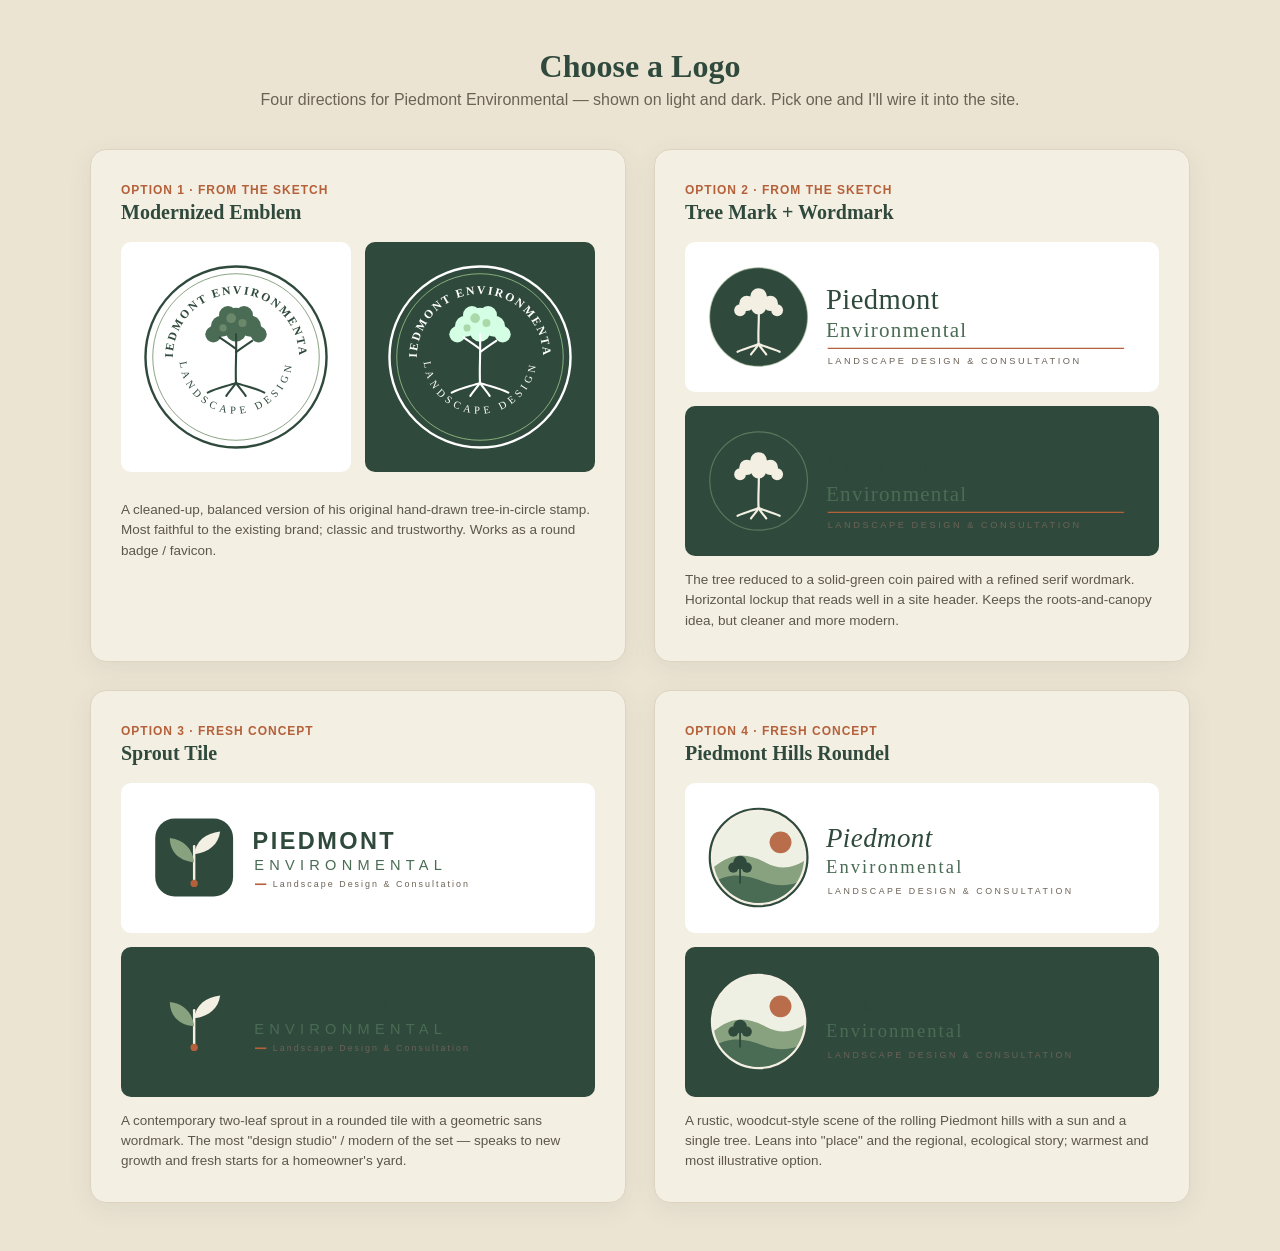
<file: logos.html>
<!DOCTYPE html>
<html lang="en">
<head>
  <meta charset="UTF-8" />
  <meta name="viewport" content="width=device-width, initial-scale=1.0" />
  <title>Logo Options — Piedmont Environmental</title>
  <style>
    :root{
      --ink:#2b2925; --green:#2f4a3c; --green-mid:#4a6b54; --sage:#88a17f;
      --stone:#f4efe3; --stone-2:#ece4d3; --rust:#b4603a;
    }
    *{box-sizing:border-box}
    body{margin:0;font-family:Helvetica,Arial,sans-serif;color:var(--ink);
      background:var(--stone-2);padding:48px 24px;}
    h1{font-family:Georgia,serif;color:var(--green);text-align:center;font-weight:600;margin:0 0 6px}
    .sub{text-align:center;color:#6b6256;margin:0 0 40px}
    .grid{display:grid;grid-template-columns:repeat(auto-fit,minmax(360px,1fr));
      gap:28px;max-width:1100px;margin:0 auto;}
    .card{background:var(--stone);border:1px solid #ddd3bf;border-radius:16px;
      padding:30px;box-shadow:0 6px 24px rgba(47,74,60,.08);}
    .tag{display:inline-block;font-size:12px;letter-spacing:1px;text-transform:uppercase;
      color:var(--rust);font-weight:700;margin-bottom:4px}
    .name{font-family:Georgia,serif;color:var(--green);font-size:20px;margin:0 0 18px}
    .stage{display:flex;align-items:center;justify-content:center;min-height:150px;
      background:#fff;border-radius:10px;padding:18px;margin-bottom:14px}
    .stage svg{max-width:100%;height:auto;max-height:130px}
    .badge .stage svg{max-height:150px}
    .ondark{background:var(--green)}
    .row{display:flex;gap:14px}
    .row .stage{flex:1;min-height:96px}
    .desc{font-size:13.5px;color:#5d564b;line-height:1.5;margin:14px 0 0}
  </style>
</head>
<body>
  <h1>Choose a Logo</h1>
  <p class="sub">Four directions for Piedmont Environmental — shown on light and dark. Pick one and I'll wire it into the site.</p>
  <div class="grid">

    <div class="card badge">
      <span class="tag">Option 1 · From the sketch</span>
      <h3 class="name">Modernized Emblem</h3>
      <div class="row">
        <div class="stage"><img src="assets/logos/logo-1.svg" alt="Logo 1 light"></div>
        <div class="stage ondark"><img src="assets/logos/logo-1.svg" alt="Logo 1 dark" style="filter:invert(1) hue-rotate(180deg) brightness(1.6)"></div>
      </div>
      <p class="desc">A cleaned-up, balanced version of his original hand-drawn tree-in-circle stamp. Most faithful to the existing brand; classic and trustworthy. Works as a round badge / favicon.</p>
    </div>

    <div class="card">
      <span class="tag">Option 2 · From the sketch</span>
      <h3 class="name">Tree Mark + Wordmark</h3>
      <div class="stage"><img src="assets/logos/logo-2.svg" alt="Logo 2"></div>
      <div class="stage ondark"><img src="assets/logos/logo-2.svg" alt="Logo 2 dark"></div>
      <p class="desc">The tree reduced to a solid-green coin paired with a refined serif wordmark. Horizontal lockup that reads well in a site header. Keeps the roots-and-canopy idea, but cleaner and more modern.</p>
    </div>

    <div class="card">
      <span class="tag">Option 3 · Fresh concept</span>
      <h3 class="name">Sprout Tile</h3>
      <div class="stage"><img src="assets/logos/logo-3.svg" alt="Logo 3"></div>
      <div class="stage ondark"><img src="assets/logos/logo-3.svg" alt="Logo 3 dark"></div>
      <p class="desc">A contemporary two-leaf sprout in a rounded tile with a geometric sans wordmark. The most "design studio" / modern of the set — speaks to new growth and fresh starts for a homeowner's yard.</p>
    </div>

    <div class="card">
      <span class="tag">Option 4 · Fresh concept</span>
      <h3 class="name">Piedmont Hills Roundel</h3>
      <div class="stage"><img src="assets/logos/logo-4.svg" alt="Logo 4"></div>
      <div class="stage ondark"><img src="assets/logos/logo-4.svg" alt="Logo 4 dark"></div>
      <p class="desc">A rustic, woodcut-style scene of the rolling Piedmont hills with a sun and a single tree. Leans into "place" and the regional, ecological story; warmest and most illustrative option.</p>
    </div>

  </div>
</body>
</html>
</file>
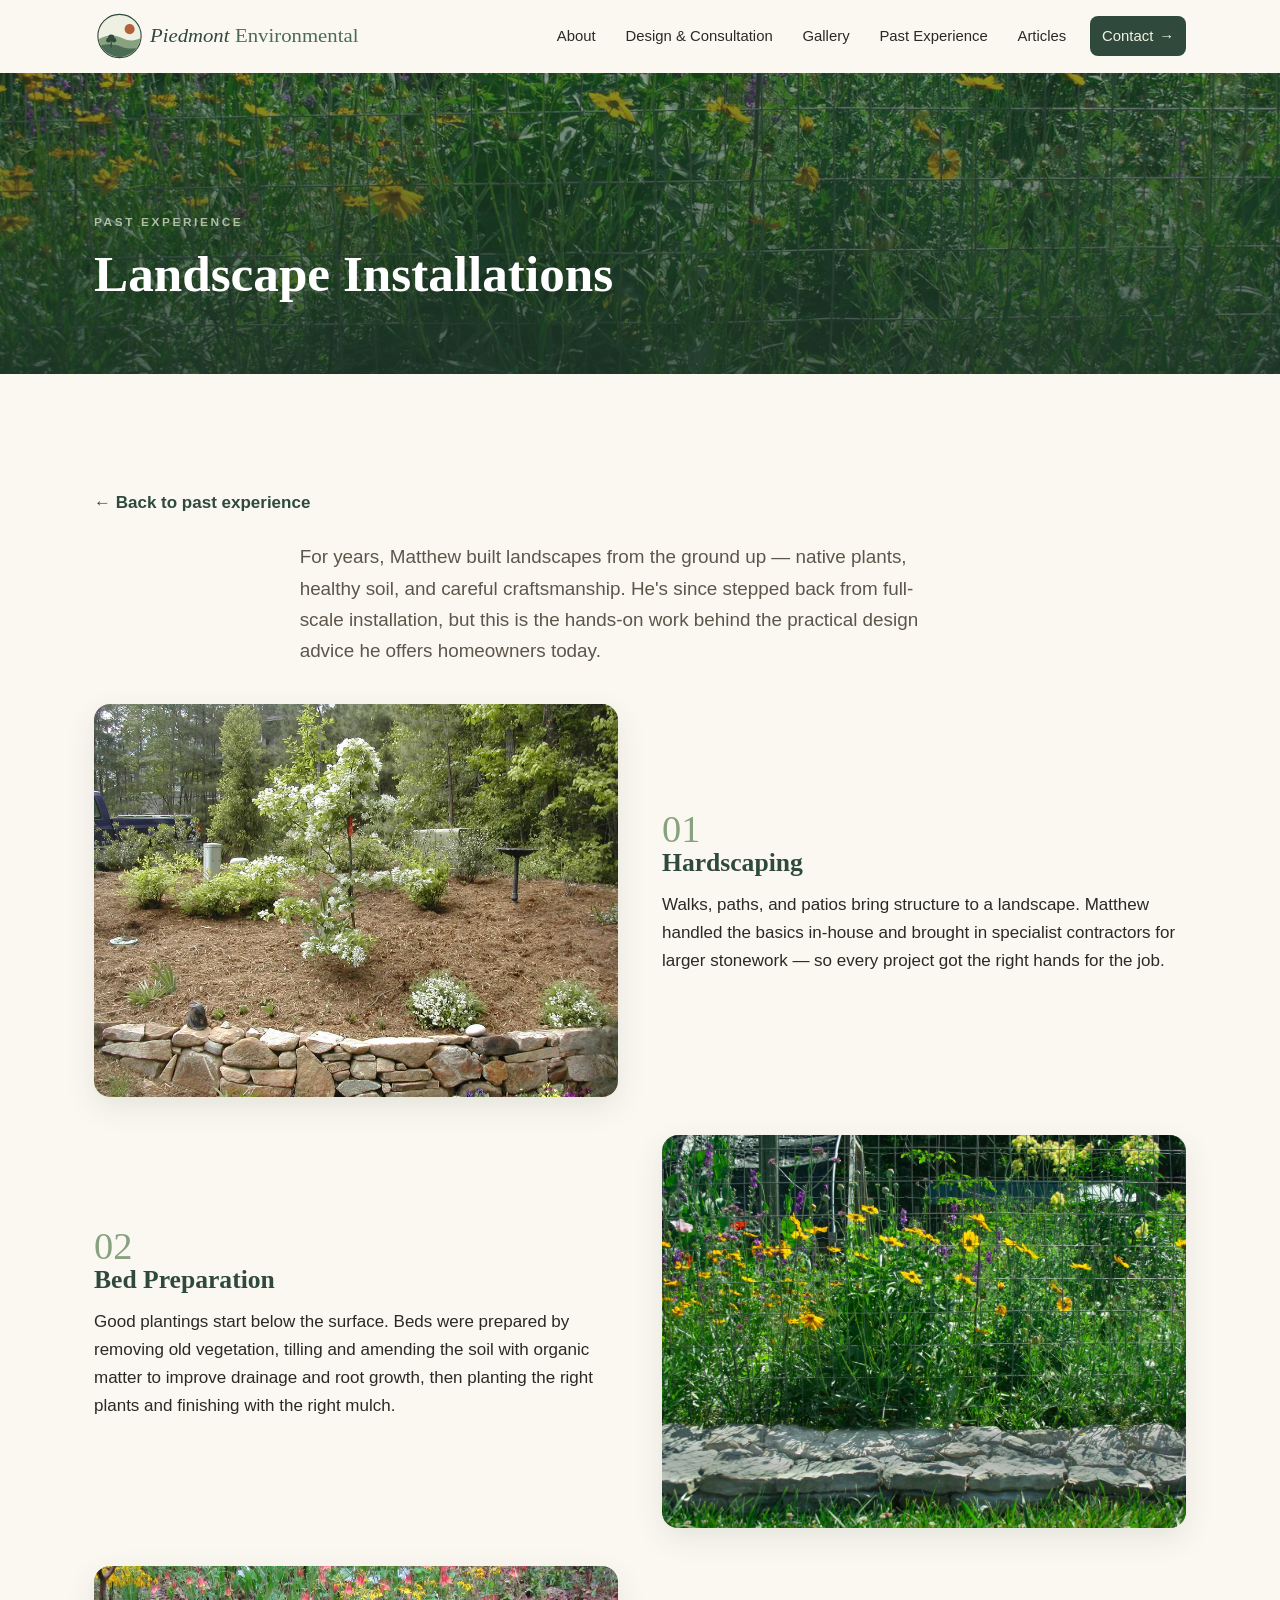
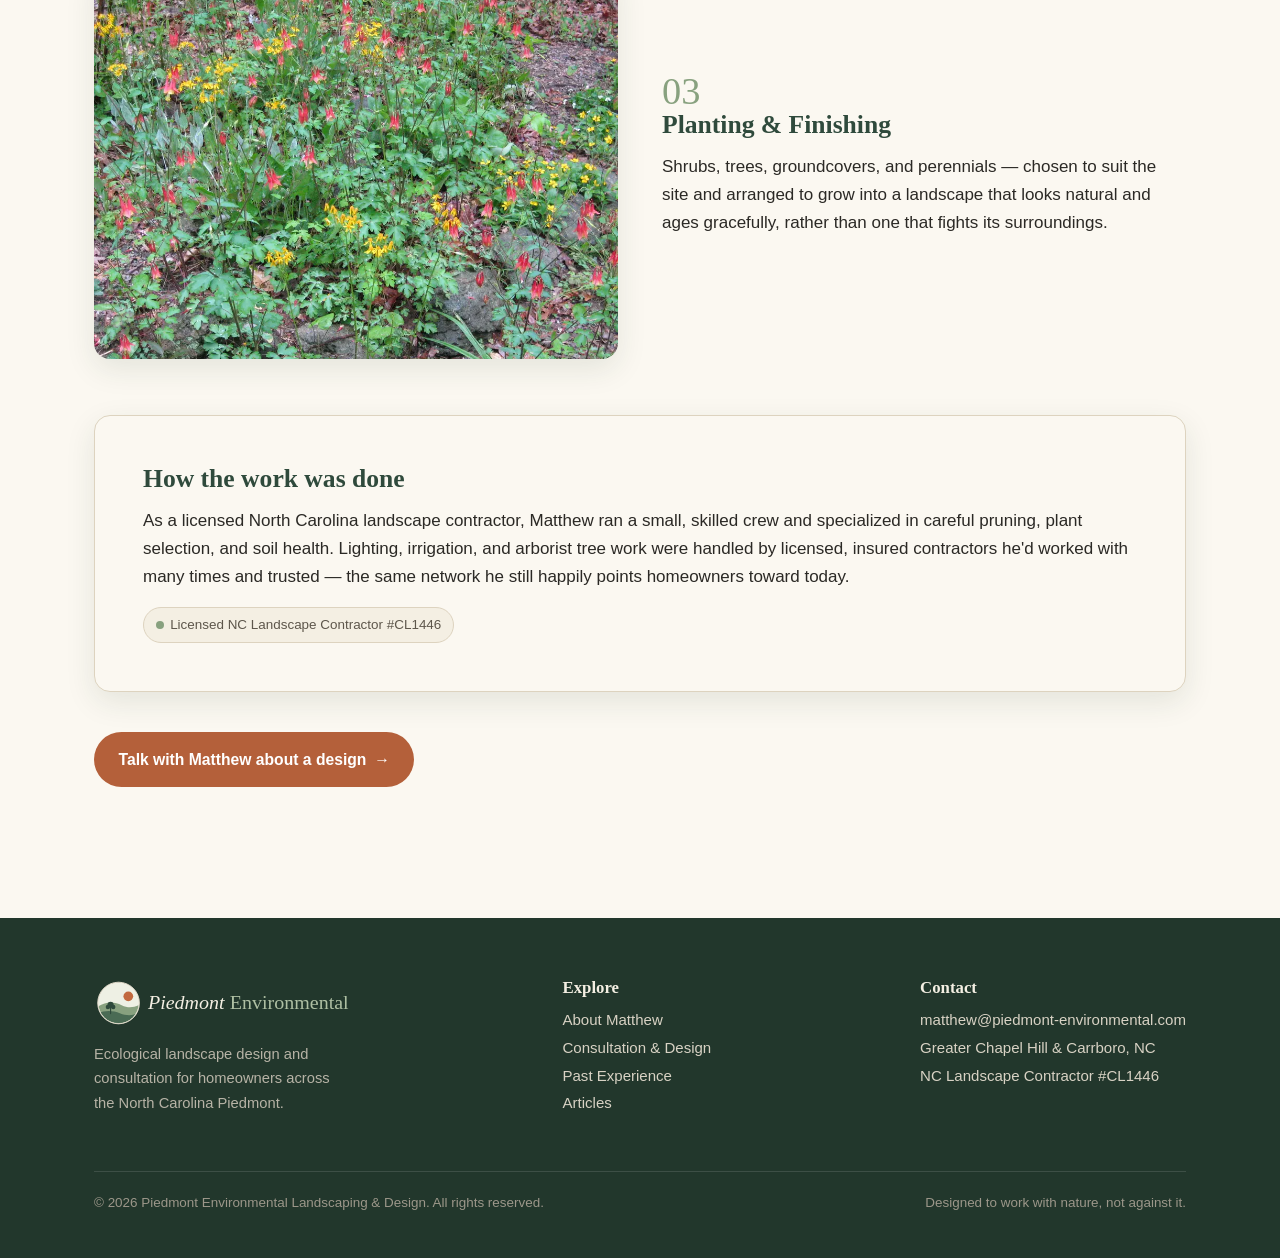
<file: past-installations.html>
<!DOCTYPE html>
<html lang="en">
<head>
  <meta charset="UTF-8" />
  <meta name="viewport" content="width=device-width, initial-scale=1.0" />
  <title>Landscape Installations (Past Work) | Piedmont Environmental</title>
  <meta name="description" content="The hands-on landscape installation work Matthew Arnsberger took on for years across the North Carolina Piedmont — hardscaping, bed preparation, and planting." />
  <link rel="icon" href="assets/logos/favicon.svg" type="image/svg+xml" />
  <link rel="apple-touch-icon" href="assets/logos/apple-touch-icon.png" />
  <link rel="stylesheet" href="css/style.css" />
  <script defer src="js/main.js"></script>
</head>
<body>
  <header class="site-header">
    <div class="header-inner">
      <a class="brand" href="index.html" aria-label="Piedmont Environmental home">
        <img src="assets/logos/logo-horizontal.svg" alt="Piedmont Environmental — Landscape Design &amp; Consultation" />
      </a>
      <button class="hamburger" aria-label="Toggle menu" aria-expanded="false"><span></span><span></span><span></span></button>
      <nav class="nav">
        <a href="index.html#about">About</a>
        <a href="index.html#design">Design &amp; Consultation</a>
        <a href="index.html#gallery">Gallery</a>
        <a href="index.html#experience">Past Experience</a>
        <a href="index.html#writing">Articles</a>
        <a class="nav-cta" href="index.html#contact">Contact <span class="arr">→</span></a>
      </nav>
    </div>
  </header>

  <main>
    <section class="page-hero">
      <img src="assets/img/installations-wide.webp" alt="Crew working on a landscape installation" />
      <div class="wrap">
        <p class="eyebrow">Past Experience</p>
        <h1>Landscape Installations</h1>
      </div>
    </section>

    <section class="section section--paper">
      <div class="wrap">
        <a class="back-link" href="index.html#experience">← Back to past experience</a>
        <div class="prose reveal">
          <p class="lead">For years, Matthew built landscapes from the ground up — native plants, healthy soil, and careful craftsmanship. He's since stepped back from full-scale installation, but this is the hands-on work behind the practical design advice he offers homeowners today.</p>
        </div>

        <div class="strip reveal">
          <img src="assets/img/consultation.webp" alt="Hardscaping — paths and patios" loading="lazy" decoding="async" />
          <div>
            <div class="num">01</div>
            <h3>Hardscaping</h3>
            <p>Walks, paths, and patios bring structure to a landscape. Matthew handled the basics in-house and brought in specialist contractors for larger stonework — so every project got the right hands for the job.</p>
          </div>
        </div>

        <div class="strip reveal">
          <img src="assets/img/installations-wide.webp" alt="Bed preparation and soil work" loading="lazy" decoding="async" />
          <div>
            <div class="num">02</div>
            <h3>Bed Preparation</h3>
            <p>Good plantings start below the surface. Beds were prepared by removing old vegetation, tilling and amending the soil with organic matter to improve drainage and root growth, then planting the right plants and finishing with the right mulch.</p>
          </div>
        </div>

        <div class="strip reveal">
          <img src="assets/img/consult-design.webp" alt="Planting trees, shrubs, and perennials" loading="lazy" decoding="async" />
          <div>
            <div class="num">03</div>
            <h3>Planting &amp; Finishing</h3>
            <p>Shrubs, trees, groundcovers, and perennials — chosen to suit the site and arranged to grow into a landscape that looks natural and ages gracefully, rather than one that fights its surroundings.</p>
          </div>
        </div>

        <div class="expect reveal" style="margin-top:56px">
          <h3>How the work was done</h3>
          <p>As a licensed North Carolina landscape contractor, Matthew ran a small, skilled crew and specialized in careful pruning, plant selection, and soil health. Lighting, irrigation, and arborist tree work were handled by licensed, insured contractors he'd worked with many times and trusted — the same network he still happily points homeowners toward today.</p>
          <p style="margin-bottom:0"><span class="chip">Licensed NC Landscape Contractor #CL1446</span></p>
        </div>

        <p style="margin-top:40px"><a class="btn btn--primary" href="index.html#contact">Talk with Matthew about a design <span class="arr">→</span></a></p>
      </div>
    </section>
  </main>

  <footer class="site-footer">
    <div class="wrap">
      <div class="footer-top">
        <div class="footer-brand">
          <img src="assets/logos/logo-horizontal-light.svg" alt="Piedmont Environmental" />
          <p>Ecological landscape design and consultation for homeowners across the North Carolina Piedmont.</p>
        </div>
        <div class="footer-col">
          <h4>Explore</h4>
          <p><a href="index.html#about">About Matthew</a></p>
          <p><a href="index.html#design">Consultation &amp; Design</a></p>
          <p><a href="index.html#experience">Past Experience</a></p>
          <p><a href="index.html#writing">Articles</a></p>
        </div>
        <div class="footer-col">
          <h4>Contact</h4>
          <p><a href="mailto:matthew@piedmont-environmental.com">matthew@piedmont-environmental.com</a></p>
          <p>Greater Chapel Hill &amp; Carrboro, NC</p>
          <p>NC Landscape Contractor #CL1446</p>
        </div>
      </div>
      <div class="footer-bottom">
        <p>© <span id="year">2026</span> Piedmont Environmental Landscaping &amp; Design. All rights reserved.</p>
        <p>Designed to work with nature, not against it.</p>
      </div>
    </div>
  </footer>
</body>
</html>
</file>
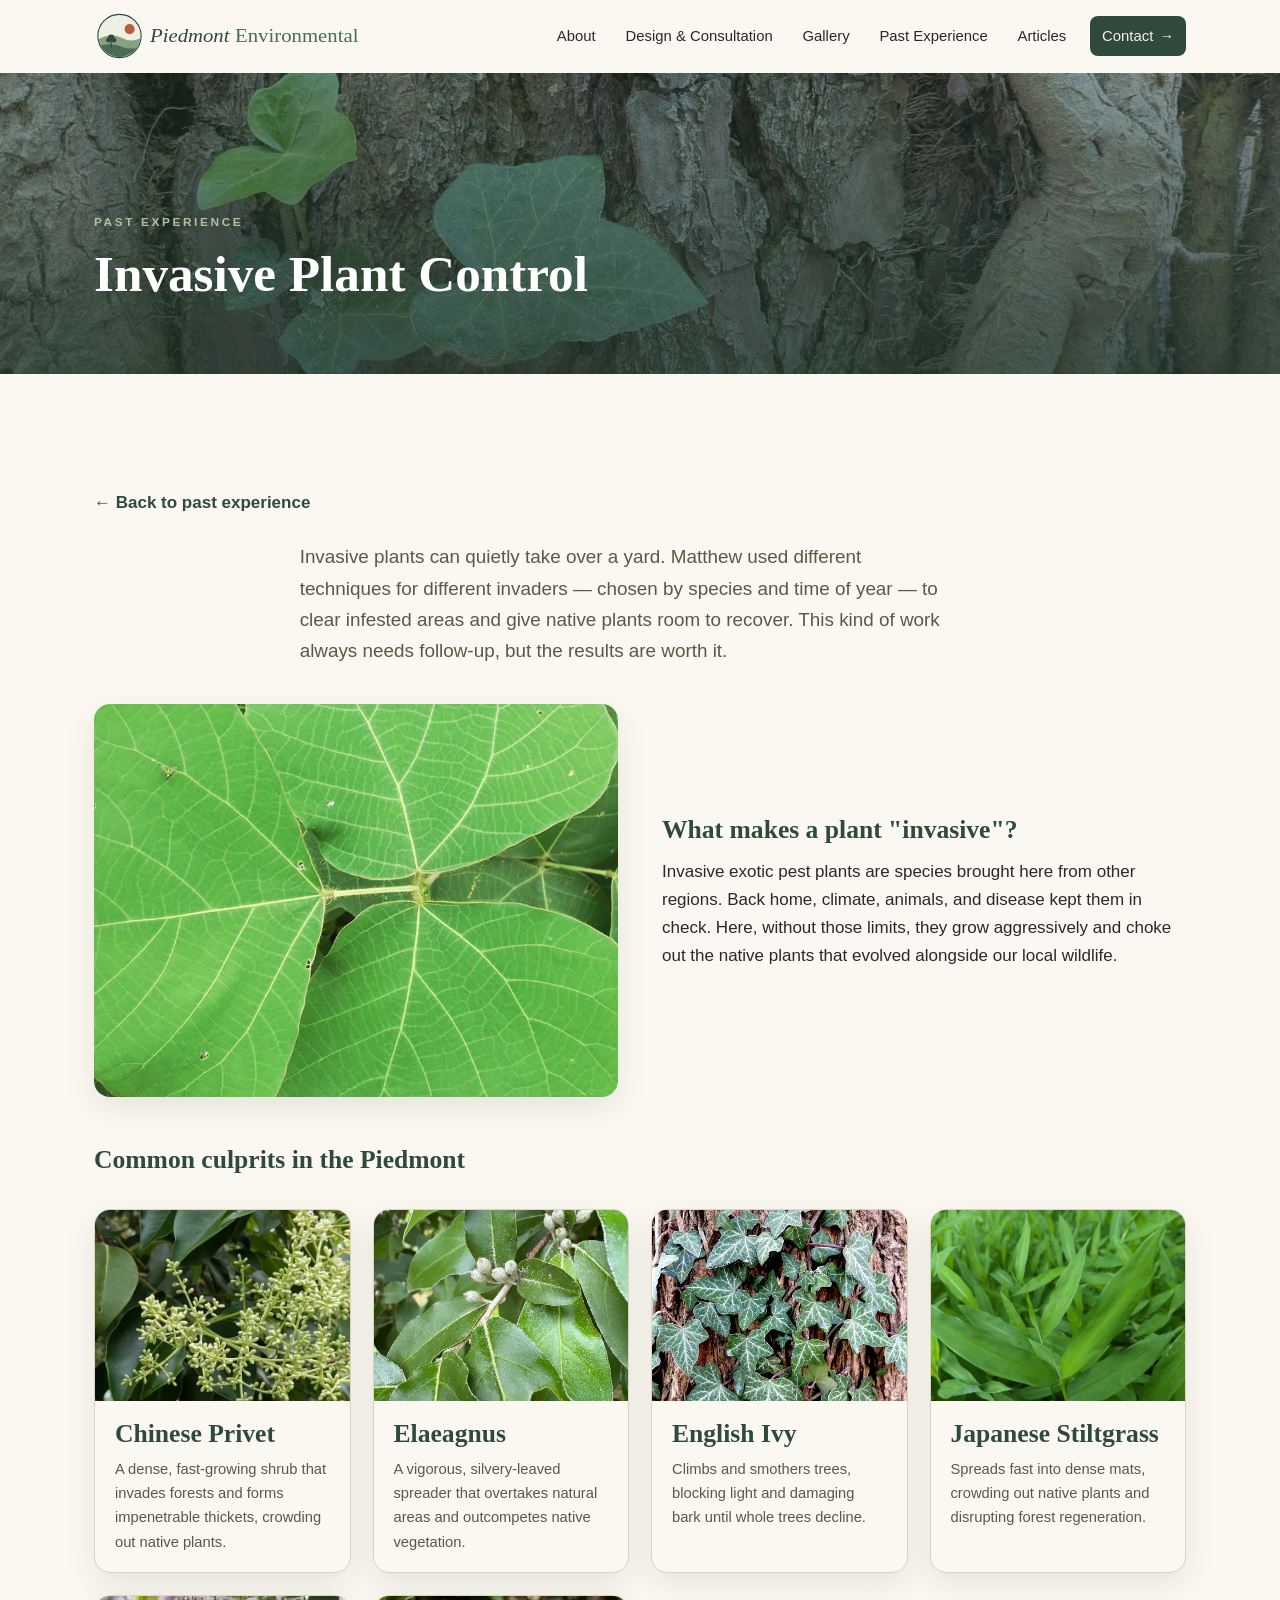
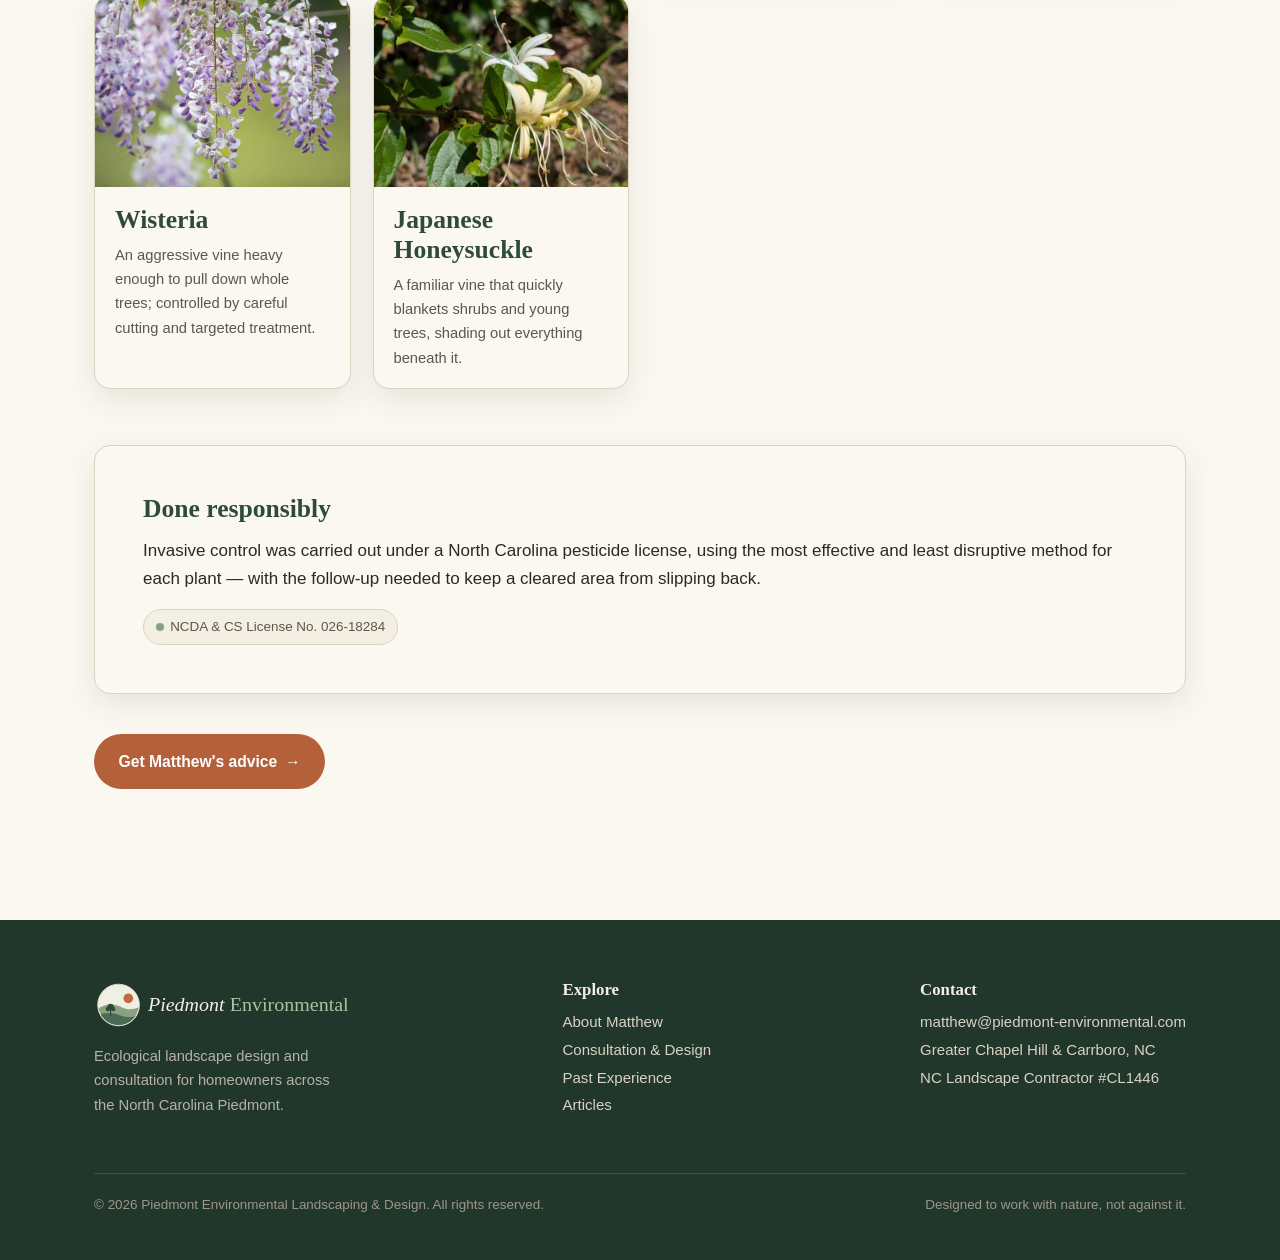
<file: past-invasive-control.html>
<!DOCTYPE html>
<html lang="en">
<head>
  <meta charset="UTF-8" />
  <meta name="viewport" content="width=device-width, initial-scale=1.0" />
  <title>Invasive Plant Control (Past Work) | Piedmont Environmental</title>
  <meta name="description" content="How Matthew Arnsberger helped Piedmont homeowners identify and control invasive exotic plants so native landscapes could recover." />
  <link rel="icon" href="assets/logos/favicon.svg" type="image/svg+xml" />
  <link rel="apple-touch-icon" href="assets/logos/apple-touch-icon.png" />
  <link rel="stylesheet" href="css/style.css" />
  <script defer src="js/main.js"></script>
</head>
<body>
  <header class="site-header">
    <div class="header-inner">
      <a class="brand" href="index.html" aria-label="Piedmont Environmental home">
        <img src="assets/logos/logo-horizontal.svg" alt="Piedmont Environmental — Landscape Design &amp; Consultation" />
      </a>
      <button class="hamburger" aria-label="Toggle menu" aria-expanded="false"><span></span><span></span><span></span></button>
      <nav class="nav">
        <a href="index.html#about">About</a>
        <a href="index.html#design">Design &amp; Consultation</a>
        <a href="index.html#gallery">Gallery</a>
        <a href="index.html#experience">Past Experience</a>
        <a href="index.html#writing">Articles</a>
        <a class="nav-cta" href="index.html#contact">Contact <span class="arr">→</span></a>
      </nav>
    </div>
  </header>

  <main>
    <section class="page-hero">
      <img src="assets/img/invasive-wide.webp" alt="Invasive plants overtaking a natural area" />
      <div class="wrap">
        <p class="eyebrow">Past Experience</p>
        <h1>Invasive Plant Control</h1>
      </div>
    </section>

    <section class="section section--paper">
      <div class="wrap">
        <a class="back-link" href="index.html#experience">← Back to past experience</a>
        <div class="prose reveal">
          <p class="lead">Invasive plants can quietly take over a yard. Matthew used different techniques for different invaders — chosen by species and time of year — to clear infested areas and give native plants room to recover. This kind of work always needs follow-up, but the results are worth it.</p>
        </div>

        <div class="strip reveal">
          <img src="assets/img/past-invasive.webp" alt="An invasive vine overtaking trees" loading="lazy" decoding="async" />
          <div>
            <h3>What makes a plant "invasive"?</h3>
            <p>Invasive exotic pest plants are species brought here from other regions. Back home, climate, animals, and disease kept them in check. Here, without those limits, they grow aggressively and choke out the native plants that evolved alongside our local wildlife.</p>
          </div>
        </div>

        <h3 class="reveal" style="margin-top:48px">Common culprits in the Piedmont</h3>
        <div class="invasive-grid reveal">
          <div class="item">
            <img src="assets/img/invasive-privet.webp" alt="Chinese Privet" loading="lazy" decoding="async" />
            <div><h3>Chinese Privet</h3><p>A dense, fast-growing shrub that invades forests and forms impenetrable thickets, crowding out native plants.</p></div>
          </div>
          <div class="item">
            <img src="assets/img/invasive-elaeagnus.webp" alt="Elaeagnus" loading="lazy" decoding="async" />
            <div><h3>Elaeagnus</h3><p>A vigorous, silvery-leaved spreader that overtakes natural areas and outcompetes native vegetation.</p></div>
          </div>
          <div class="item">
            <img src="assets/img/invasive-ivy.webp" alt="English Ivy on a tree" loading="lazy" decoding="async" />
            <div><h3>English Ivy</h3><p>Climbs and smothers trees, blocking light and damaging bark until whole trees decline.</p></div>
          </div>
          <div class="item">
            <img src="assets/img/invasive-stillgrass.webp" alt="Japanese Stiltgrass" loading="lazy" decoding="async" />
            <div><h3>Japanese Stiltgrass</h3><p>Spreads fast into dense mats, crowding out native plants and disrupting forest regeneration.</p></div>
          </div>
          <div class="item">
            <img src="assets/img/invasive-wisteria.webp" alt="Wisteria" loading="lazy" decoding="async" />
            <div><h3>Wisteria</h3><p>An aggressive vine heavy enough to pull down whole trees; controlled by careful cutting and targeted treatment.</p></div>
          </div>
          <div class="item">
            <img src="assets/img/invasive-honeysuckle.webp" alt="Japanese Honeysuckle" loading="lazy" decoding="async" />
            <div><h3>Japanese Honeysuckle</h3><p>A familiar vine that quickly blankets shrubs and young trees, shading out everything beneath it.</p></div>
          </div>
        </div>

        <div class="expect reveal" style="margin-top:56px">
          <h3>Done responsibly</h3>
          <p>Invasive control was carried out under a North Carolina pesticide license, using the most effective and least disruptive method for each plant — with the follow-up needed to keep a cleared area from slipping back.</p>
          <p style="margin-bottom:0"><span class="chip">NCDA &amp; CS License No. 026-18284</span></p>
        </div>

        <p style="margin-top:40px"><a class="btn btn--primary" href="index.html#contact">Get Matthew's advice <span class="arr">→</span></a></p>
      </div>
    </section>
  </main>

  <footer class="site-footer">
    <div class="wrap">
      <div class="footer-top">
        <div class="footer-brand">
          <img src="assets/logos/logo-horizontal-light.svg" alt="Piedmont Environmental" />
          <p>Ecological landscape design and consultation for homeowners across the North Carolina Piedmont.</p>
        </div>
        <div class="footer-col">
          <h4>Explore</h4>
          <p><a href="index.html#about">About Matthew</a></p>
          <p><a href="index.html#design">Consultation &amp; Design</a></p>
          <p><a href="index.html#experience">Past Experience</a></p>
          <p><a href="index.html#writing">Articles</a></p>
        </div>
        <div class="footer-col">
          <h4>Contact</h4>
          <p><a href="mailto:matthew@piedmont-environmental.com">matthew@piedmont-environmental.com</a></p>
          <p>Greater Chapel Hill &amp; Carrboro, NC</p>
          <p>NC Landscape Contractor #CL1446</p>
        </div>
      </div>
      <div class="footer-bottom">
        <p>© <span id="year">2026</span> Piedmont Environmental Landscaping &amp; Design. All rights reserved.</p>
        <p>Designed to work with nature, not against it.</p>
      </div>
    </div>
  </footer>
</body>
</html>
</file>
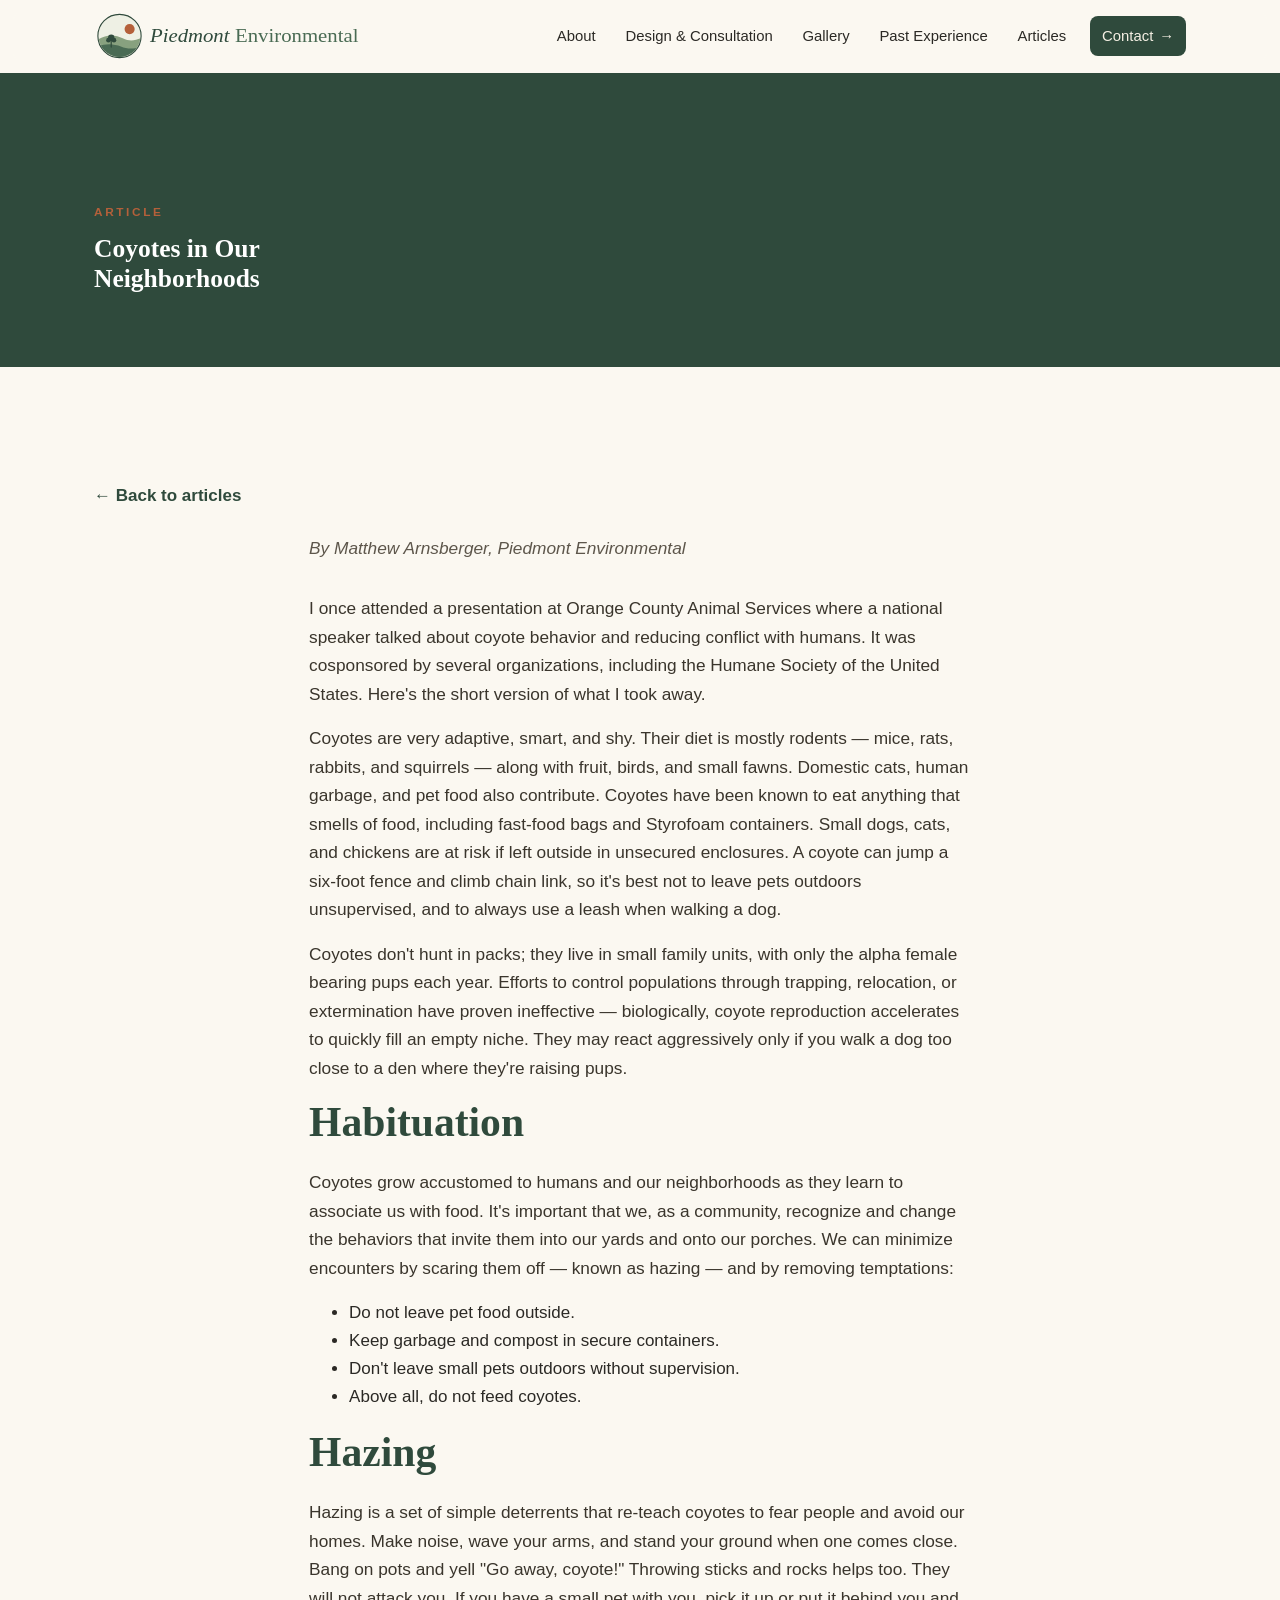
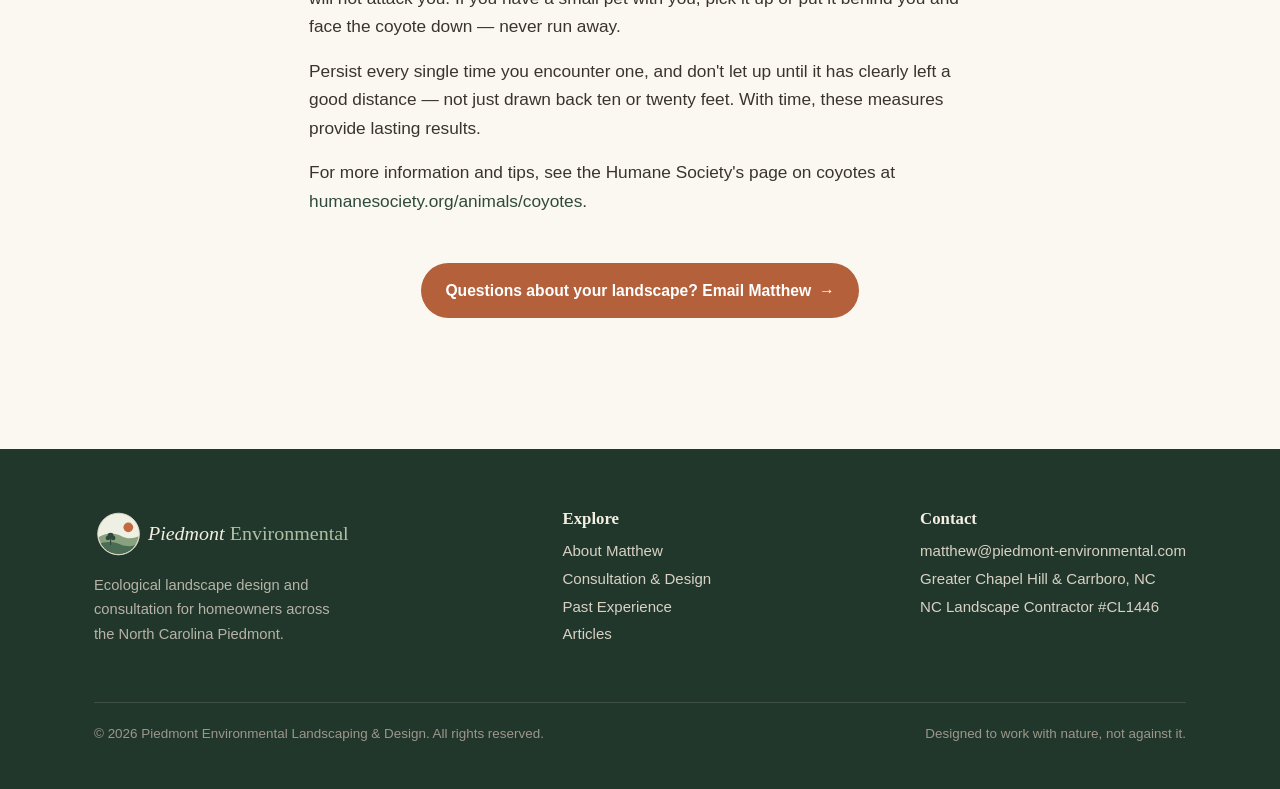
<file: articles/coyotes-in-our-neighborhoods.html>
<!DOCTYPE html>
<html lang="en">
<head>
  <meta charset="UTF-8" />
  <meta name="viewport" content="width=device-width, initial-scale=1.0" />
  <title>Coyotes in Our Neighborhoods | Piedmont Environmental</title>
  <meta name="description" content="Matthew Arnsberger on coyote behavior in our neighborhoods and the simple, humane steps that keep pets safe and coyotes wary of people." />
  <link rel="icon" href="../assets/logos/favicon.svg" type="image/svg+xml" />
  <link rel="apple-touch-icon" href="../assets/logos/apple-touch-icon.png" />
  <link rel="stylesheet" href="../css/style.css" />
  <script defer src="../js/main.js"></script>
</head>
<body>
  <header class="site-header">
    <div class="header-inner">
      <a class="brand" href="../index.html" aria-label="Piedmont Environmental home">
        <img src="../assets/logos/logo-horizontal.svg" alt="Piedmont Environmental — Landscape Design &amp; Consultation" />
      </a>
      <button class="hamburger" aria-label="Toggle menu" aria-expanded="false"><span></span><span></span><span></span></button>
      <nav class="nav">
        <a href="../index.html#about">About</a>
        <a href="../index.html#design">Design &amp; Consultation</a>
        <a href="../index.html#gallery">Gallery</a>
        <a href="../index.html#experience">Past Experience</a>
        <a href="../index.html#writing">Articles</a>
        <a class="nav-cta" href="../index.html#contact">Contact <span class="arr">→</span></a>
      </nav>
    </div>
  </header>

  <main>
    <section class="section section--green" style="padding-top:130px;padding-bottom:60px">
      <div class="wrap">
        <p class="eyebrow">Article</p>
        <h1 style="color:#fff;max-width:20ch">Coyotes in Our Neighborhoods</h1>
      </div>
    </section>

    <section class="section section--paper">
      <div class="wrap">
        <a class="back-link" href="../index.html#writing">← Back to articles</a>
        <article class="article-body reveal">
          <p class="byline">By Matthew Arnsberger, Piedmont Environmental</p>
          <p>I once attended a presentation at Orange County Animal Services where a national speaker talked about coyote behavior and reducing conflict with humans. It was cosponsored by several organizations, including the Humane Society of the United States. Here's the short version of what I took away.</p>
          <p>Coyotes are very adaptive, smart, and shy. Their diet is mostly rodents — mice, rats, rabbits, and squirrels — along with fruit, birds, and small fawns. Domestic cats, human garbage, and pet food also contribute. Coyotes have been known to eat anything that smells of food, including fast-food bags and Styrofoam containers. Small dogs, cats, and chickens are at risk if left outside in unsecured enclosures. A coyote can jump a six-foot fence and climb chain link, so it's best not to leave pets outdoors unsupervised, and to always use a leash when walking a dog.</p>
          <p>Coyotes don't hunt in packs; they live in small family units, with only the alpha female bearing pups each year. Efforts to control populations through trapping, relocation, or extermination have proven ineffective — biologically, coyote reproduction accelerates to quickly fill an empty niche. They may react aggressively only if you walk a dog too close to a den where they're raising pups.</p>
          <h2>Habituation</h2>
          <p>Coyotes grow accustomed to humans and our neighborhoods as they learn to associate us with food. It's important that we, as a community, recognize and change the behaviors that invite them into our yards and onto our porches. We can minimize encounters by scaring them off — known as hazing — and by removing temptations:</p>
          <ul>
            <li>Do not leave pet food outside.</li>
            <li>Keep garbage and compost in secure containers.</li>
            <li>Don't leave small pets outdoors without supervision.</li>
            <li>Above all, do not feed coyotes.</li>
          </ul>
          <h2>Hazing</h2>
          <p>Hazing is a set of simple deterrents that re-teach coyotes to fear people and avoid our homes. Make noise, wave your arms, and stand your ground when one comes close. Bang on pots and yell "Go away, coyote!" Throwing sticks and rocks helps too. They will not attack you. If you have a small pet with you, pick it up or put it behind you and face the coyote down — never run away.</p>
          <p>Persist every single time you encounter one, and don't let up until it has clearly left a good distance — not just drawn back ten or twenty feet. With time, these measures provide lasting results.</p>
          <p>For more information and tips, see the Humane Society's page on coyotes at <a href="https://www.humanesociety.org/animals/coyotes" target="_blank" rel="noopener">humanesociety.org/animals/coyotes</a>.</p>
        </article>

        <p style="margin-top:48px;text-align:center"><a class="btn btn--primary" href="../index.html#contact">Questions about your landscape? Email Matthew <span class="arr">→</span></a></p>
      </div>
    </section>
  </main>

  <footer class="site-footer">
    <div class="wrap">
      <div class="footer-top">
        <div class="footer-brand">
          <img src="../assets/logos/logo-horizontal-light.svg" alt="Piedmont Environmental" />
          <p>Ecological landscape design and consultation for homeowners across the North Carolina Piedmont.</p>
        </div>
        <div class="footer-col">
          <h4>Explore</h4>
          <p><a href="../index.html#about">About Matthew</a></p>
          <p><a href="../index.html#design">Consultation &amp; Design</a></p>
          <p><a href="../index.html#experience">Past Experience</a></p>
          <p><a href="../index.html#writing">Articles</a></p>
        </div>
        <div class="footer-col">
          <h4>Contact</h4>
          <p><a href="mailto:matthew@piedmont-environmental.com">matthew@piedmont-environmental.com</a></p>
          <p>Greater Chapel Hill &amp; Carrboro, NC</p>
          <p>NC Landscape Contractor #CL1446</p>
        </div>
      </div>
      <div class="footer-bottom">
        <p>© <span id="year">2026</span> Piedmont Environmental Landscaping &amp; Design. All rights reserved.</p>
        <p>Designed to work with nature, not against it.</p>
      </div>
    </div>
  </footer>
</body>
</html>
</file>
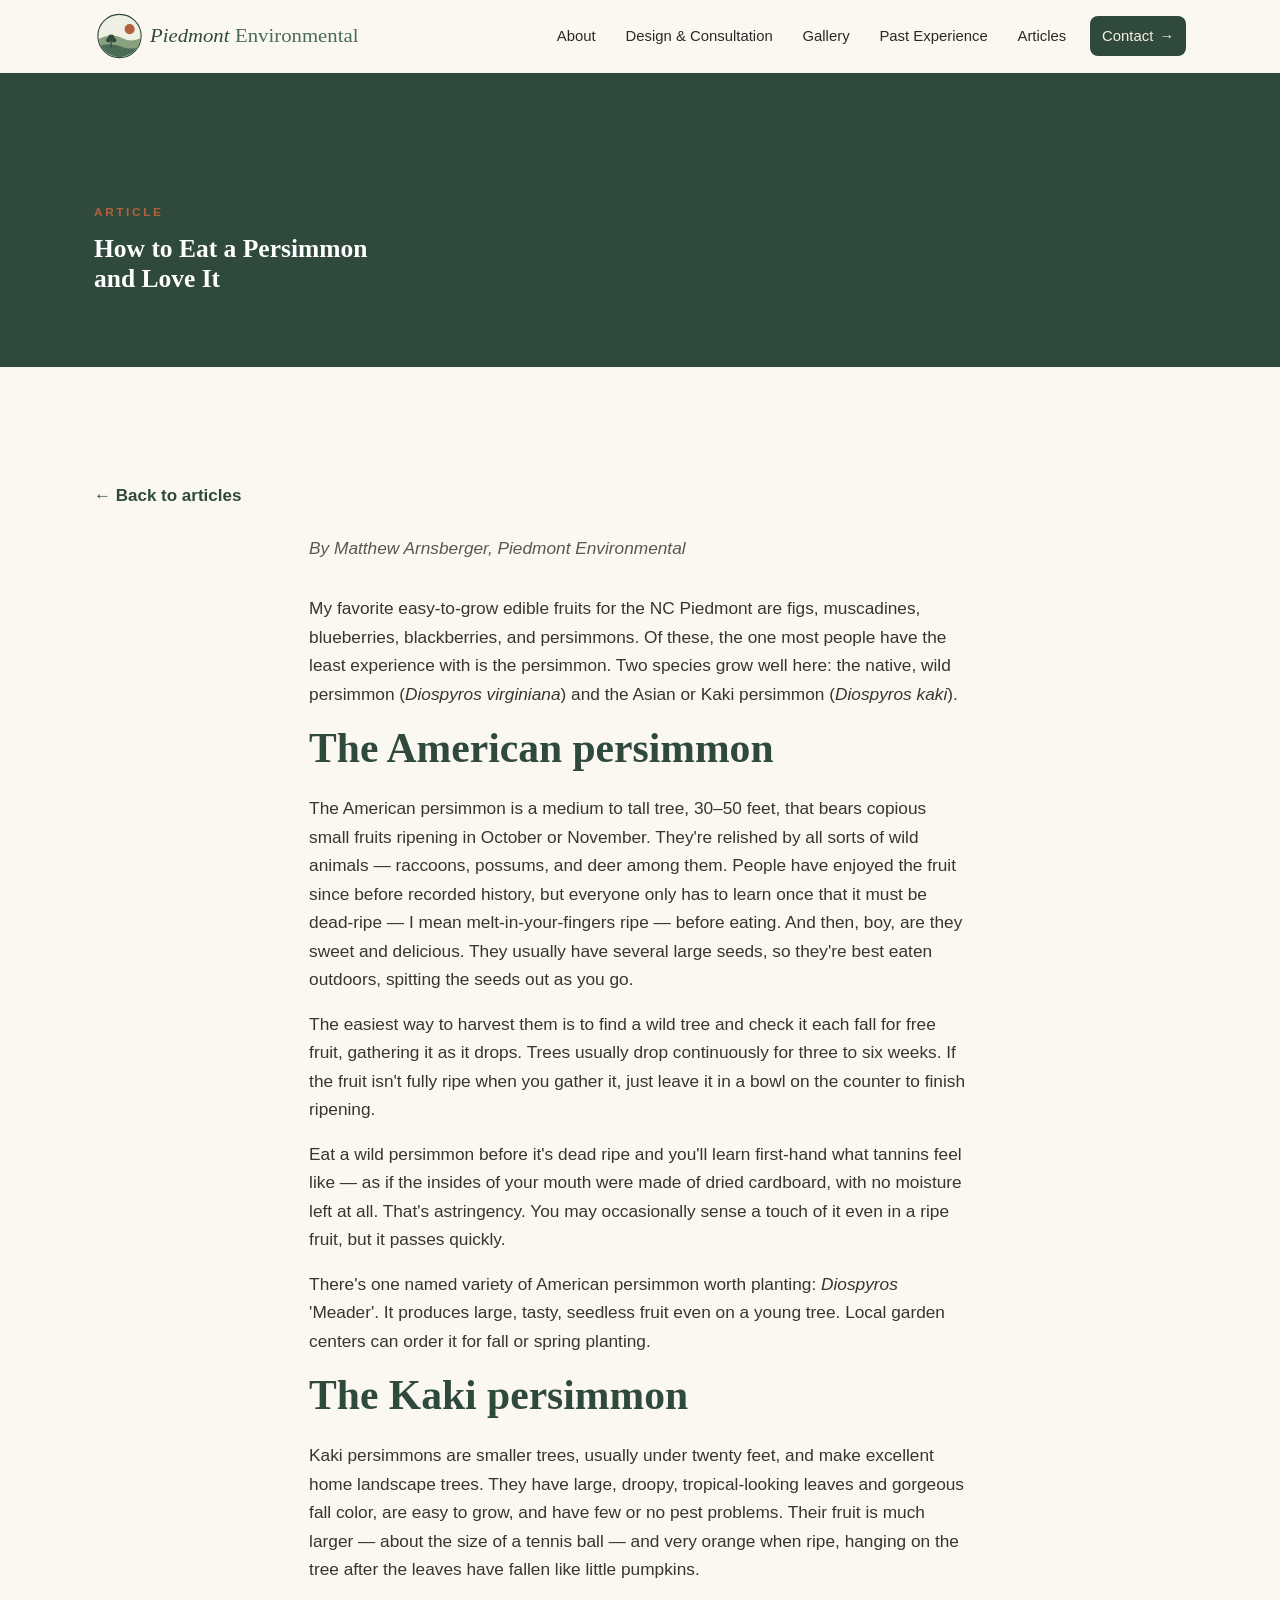
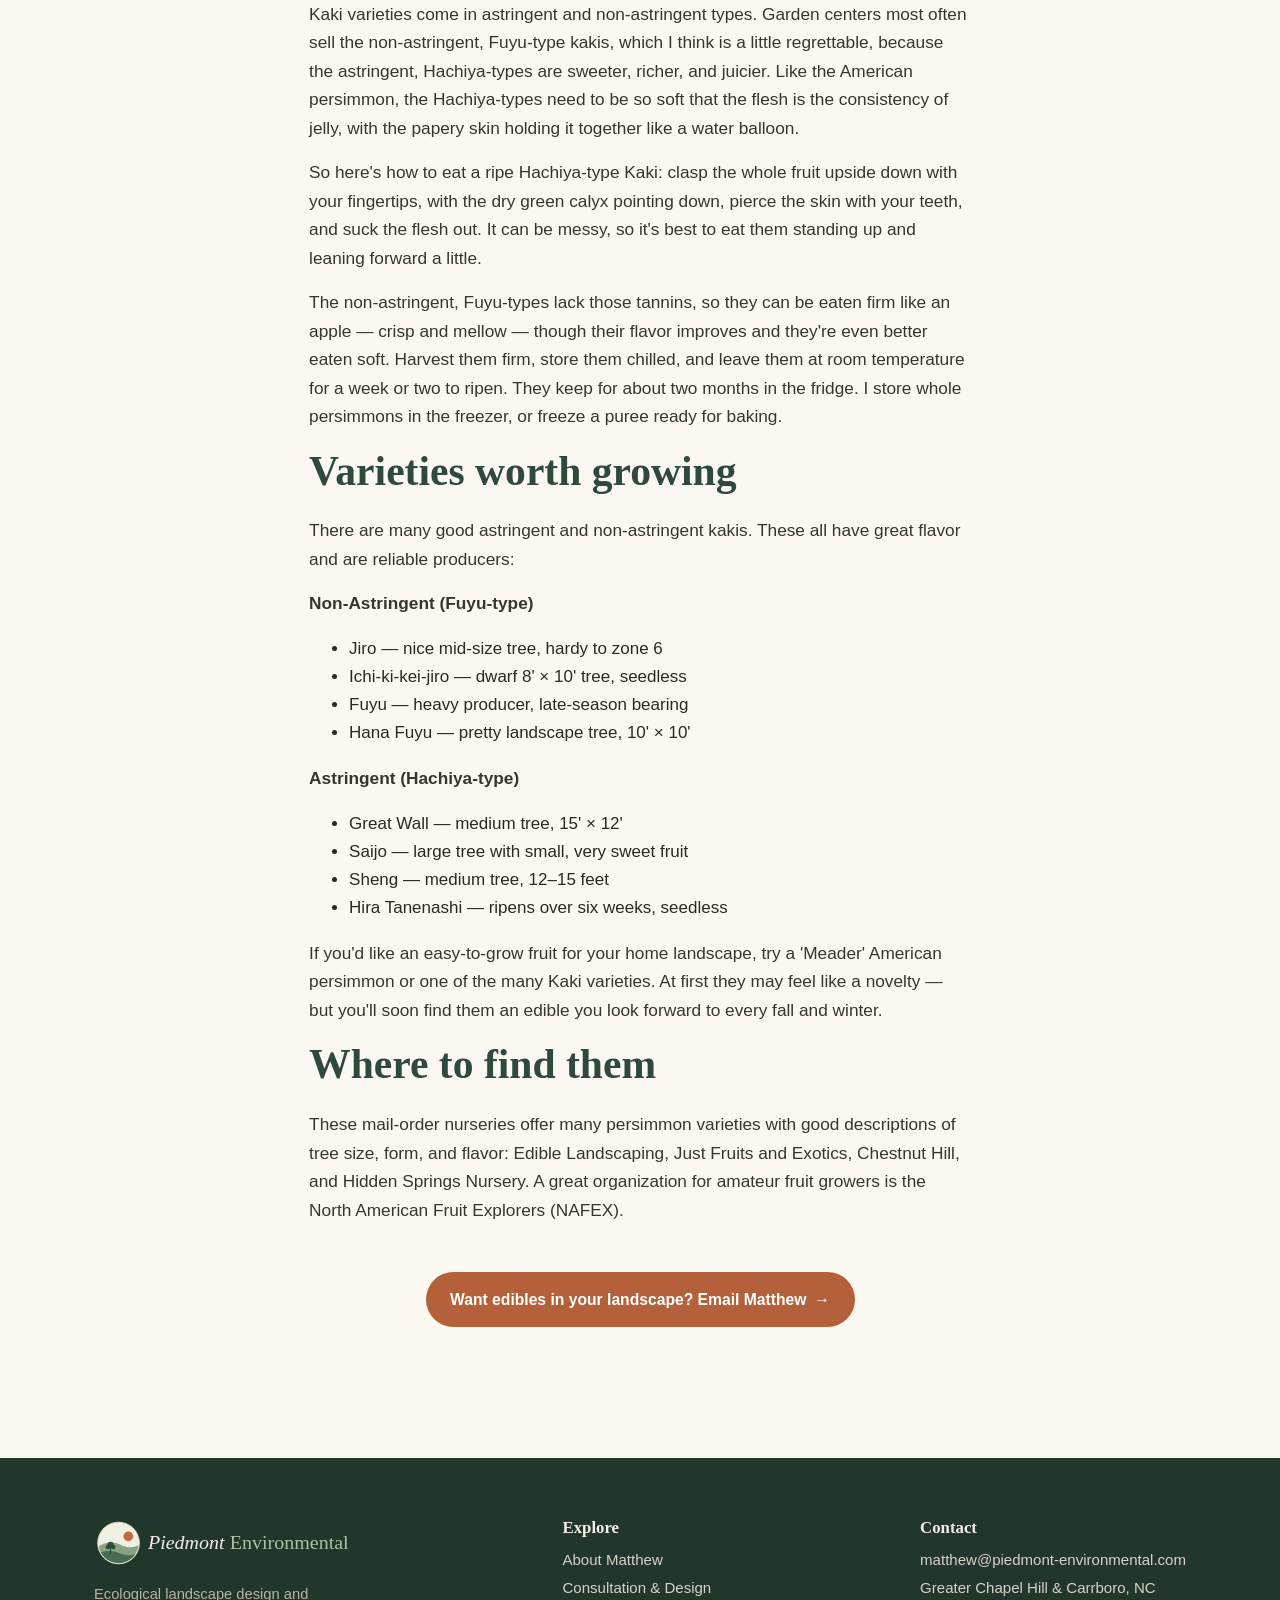
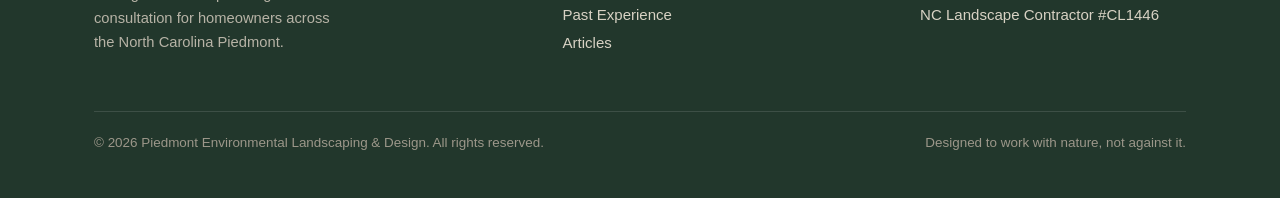
<file: articles/how-to-eat-a-persimmon.html>
<!DOCTYPE html>
<html lang="en">
<head>
  <meta charset="UTF-8" />
  <meta name="viewport" content="width=device-width, initial-scale=1.0" />
  <title>How to Eat a Persimmon and Love It | Piedmont Environmental</title>
  <meta name="description" content="Matthew Arnsberger on growing and enjoying persimmons in the NC Piedmont — American and Kaki types, varieties to plant, and how to eat them at their best." />
  <link rel="icon" href="../assets/logos/favicon.svg" type="image/svg+xml" />
  <link rel="apple-touch-icon" href="../assets/logos/apple-touch-icon.png" />
  <link rel="stylesheet" href="../css/style.css" />
  <script defer src="../js/main.js"></script>
</head>
<body>
  <header class="site-header">
    <div class="header-inner">
      <a class="brand" href="../index.html" aria-label="Piedmont Environmental home">
        <img src="../assets/logos/logo-horizontal.svg" alt="Piedmont Environmental — Landscape Design &amp; Consultation" />
      </a>
      <button class="hamburger" aria-label="Toggle menu" aria-expanded="false"><span></span><span></span><span></span></button>
      <nav class="nav">
        <a href="../index.html#about">About</a>
        <a href="../index.html#design">Design &amp; Consultation</a>
        <a href="../index.html#gallery">Gallery</a>
        <a href="../index.html#experience">Past Experience</a>
        <a href="../index.html#writing">Articles</a>
        <a class="nav-cta" href="../index.html#contact">Contact <span class="arr">→</span></a>
      </nav>
    </div>
  </header>

  <main>
    <section class="section section--green" style="padding-top:130px;padding-bottom:60px">
      <div class="wrap">
        <p class="eyebrow">Article</p>
        <h1 style="color:#fff;max-width:22ch">How to Eat a Persimmon and Love It</h1>
      </div>
    </section>

    <section class="section section--paper">
      <div class="wrap">
        <a class="back-link" href="../index.html#writing">← Back to articles</a>
        <article class="article-body reveal">
          <p class="byline">By Matthew Arnsberger, Piedmont Environmental</p>
          <p>My favorite easy-to-grow edible fruits for the NC Piedmont are figs, muscadines, blueberries, blackberries, and persimmons. Of these, the one most people have the least experience with is the persimmon. Two species grow well here: the native, wild persimmon (<em>Diospyros virginiana</em>) and the Asian or Kaki persimmon (<em>Diospyros kaki</em>).</p>
          <h2>The American persimmon</h2>
          <p>The American persimmon is a medium to tall tree, 30–50 feet, that bears copious small fruits ripening in October or November. They're relished by all sorts of wild animals — raccoons, possums, and deer among them. People have enjoyed the fruit since before recorded history, but everyone only has to learn once that it must be dead-ripe — I mean melt-in-your-fingers ripe — before eating. And then, boy, are they sweet and delicious. They usually have several large seeds, so they're best eaten outdoors, spitting the seeds out as you go.</p>
          <p>The easiest way to harvest them is to find a wild tree and check it each fall for free fruit, gathering it as it drops. Trees usually drop continuously for three to six weeks. If the fruit isn't fully ripe when you gather it, just leave it in a bowl on the counter to finish ripening.</p>
          <p>Eat a wild persimmon before it's dead ripe and you'll learn first-hand what tannins feel like — as if the insides of your mouth were made of dried cardboard, with no moisture left at all. That's astringency. You may occasionally sense a touch of it even in a ripe fruit, but it passes quickly.</p>
          <p>There's one named variety of American persimmon worth planting: <em>Diospyros</em> 'Meader'. It produces large, tasty, seedless fruit even on a young tree. Local garden centers can order it for fall or spring planting.</p>
          <h2>The Kaki persimmon</h2>
          <p>Kaki persimmons are smaller trees, usually under twenty feet, and make excellent home landscape trees. They have large, droopy, tropical-looking leaves and gorgeous fall color, are easy to grow, and have few or no pest problems. Their fruit is much larger — about the size of a tennis ball — and very orange when ripe, hanging on the tree after the leaves have fallen like little pumpkins.</p>
          <p>Kaki varieties come in astringent and non-astringent types. Garden centers most often sell the non-astringent, Fuyu-type kakis, which I think is a little regrettable, because the astringent, Hachiya-types are sweeter, richer, and juicier. Like the American persimmon, the Hachiya-types need to be so soft that the flesh is the consistency of jelly, with the papery skin holding it together like a water balloon.</p>
          <p>So here's how to eat a ripe Hachiya-type Kaki: clasp the whole fruit upside down with your fingertips, with the dry green calyx pointing down, pierce the skin with your teeth, and suck the flesh out. It can be messy, so it's best to eat them standing up and leaning forward a little.</p>
          <p>The non-astringent, Fuyu-types lack those tannins, so they can be eaten firm like an apple — crisp and mellow — though their flavor improves and they're even better eaten soft. Harvest them firm, store them chilled, and leave them at room temperature for a week or two to ripen. They keep for about two months in the fridge. I store whole persimmons in the freezer, or freeze a puree ready for baking.</p>
          <h2>Varieties worth growing</h2>
          <p>There are many good astringent and non-astringent kakis. These all have great flavor and are reliable producers:</p>
          <p><strong>Non-Astringent (Fuyu-type)</strong></p>
          <ul>
            <li>Jiro — nice mid-size tree, hardy to zone 6</li>
            <li>Ichi-ki-kei-jiro — dwarf 8' × 10' tree, seedless</li>
            <li>Fuyu — heavy producer, late-season bearing</li>
            <li>Hana Fuyu — pretty landscape tree, 10' × 10'</li>
          </ul>
          <p><strong>Astringent (Hachiya-type)</strong></p>
          <ul>
            <li>Great Wall — medium tree, 15' × 12'</li>
            <li>Saijo — large tree with small, very sweet fruit</li>
            <li>Sheng — medium tree, 12–15 feet</li>
            <li>Hira Tanenashi — ripens over six weeks, seedless</li>
          </ul>
          <p>If you'd like an easy-to-grow fruit for your home landscape, try a 'Meader' American persimmon or one of the many Kaki varieties. At first they may feel like a novelty — but you'll soon find them an edible you look forward to every fall and winter.</p>
          <h2>Where to find them</h2>
          <p>These mail-order nurseries offer many persimmon varieties with good descriptions of tree size, form, and flavor: Edible Landscaping, Just Fruits and Exotics, Chestnut Hill, and Hidden Springs Nursery. A great organization for amateur fruit growers is the North American Fruit Explorers (NAFEX).</p>
        </article>

        <p style="margin-top:48px;text-align:center"><a class="btn btn--primary" href="../index.html#contact">Want edibles in your landscape? Email Matthew <span class="arr">→</span></a></p>
      </div>
    </section>
  </main>

  <footer class="site-footer">
    <div class="wrap">
      <div class="footer-top">
        <div class="footer-brand">
          <img src="../assets/logos/logo-horizontal-light.svg" alt="Piedmont Environmental" />
          <p>Ecological landscape design and consultation for homeowners across the North Carolina Piedmont.</p>
        </div>
        <div class="footer-col">
          <h4>Explore</h4>
          <p><a href="../index.html#about">About Matthew</a></p>
          <p><a href="../index.html#design">Consultation &amp; Design</a></p>
          <p><a href="../index.html#experience">Past Experience</a></p>
          <p><a href="../index.html#writing">Articles</a></p>
        </div>
        <div class="footer-col">
          <h4>Contact</h4>
          <p><a href="mailto:matthew@piedmont-environmental.com">matthew@piedmont-environmental.com</a></p>
          <p>Greater Chapel Hill &amp; Carrboro, NC</p>
          <p>NC Landscape Contractor #CL1446</p>
        </div>
      </div>
      <div class="footer-bottom">
        <p>© <span id="year">2026</span> Piedmont Environmental Landscaping &amp; Design. All rights reserved.</p>
        <p>Designed to work with nature, not against it.</p>
      </div>
    </div>
  </footer>
</body>
</html>
</file>
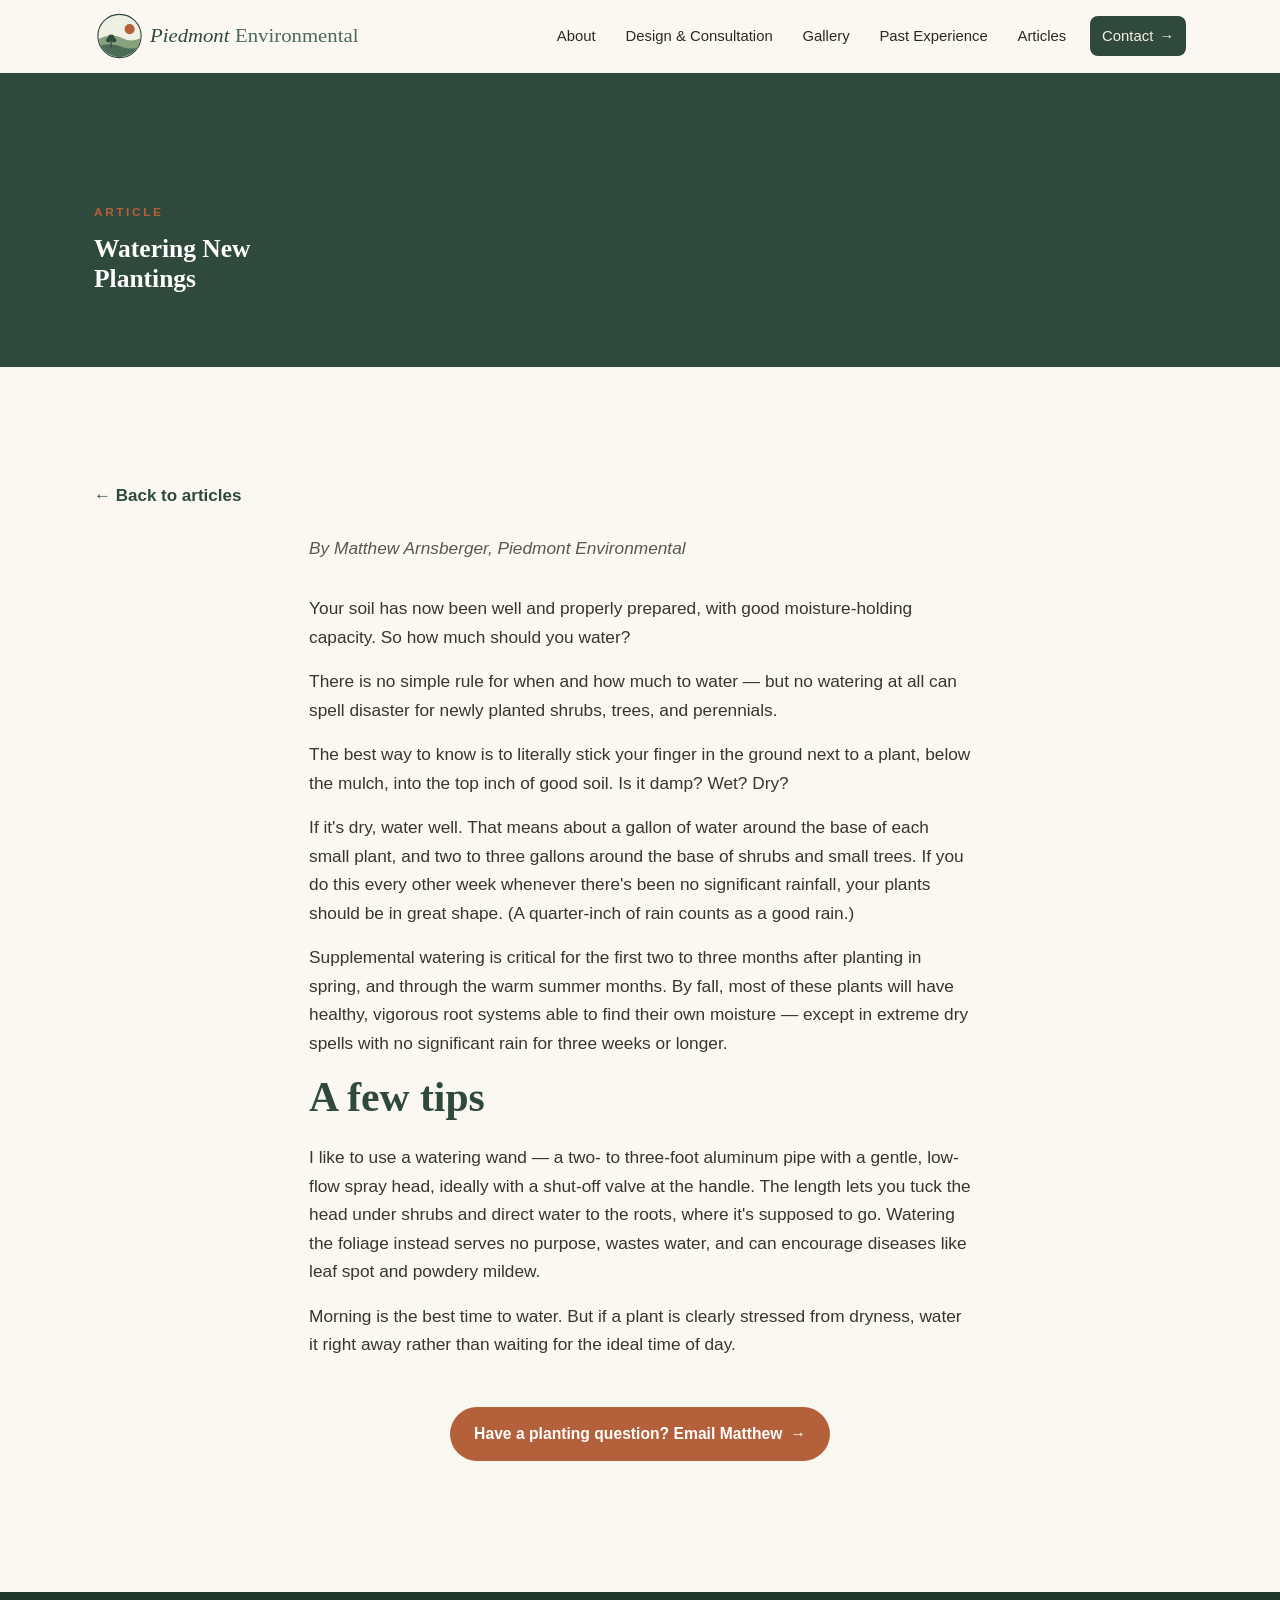
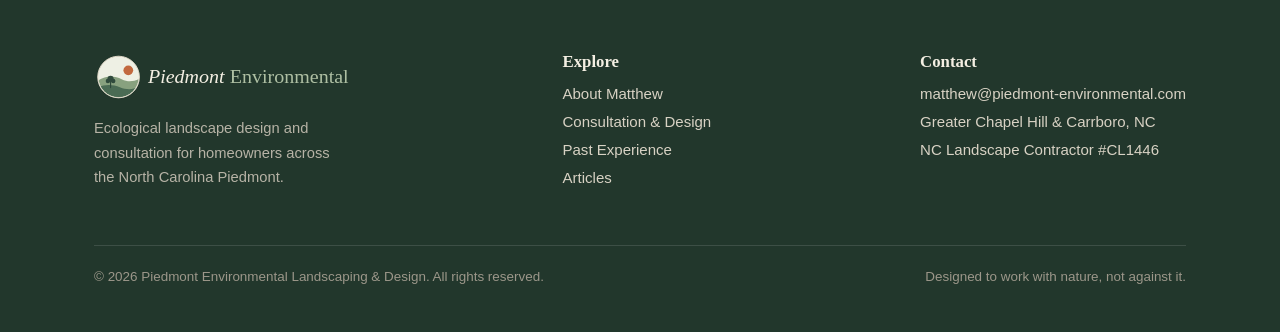
<file: articles/watering-new-plantings.html>
<!DOCTYPE html>
<html lang="en">
<head>
  <meta charset="UTF-8" />
  <meta name="viewport" content="width=device-width, initial-scale=1.0" />
  <title>Watering New Plantings | Piedmont Environmental</title>
  <meta name="description" content="A practical guide from Matthew Arnsberger on when and how much to water newly planted shrubs, trees, and perennials in the Piedmont." />
  <link rel="icon" href="../assets/logos/favicon.svg" type="image/svg+xml" />
  <link rel="apple-touch-icon" href="../assets/logos/apple-touch-icon.png" />
  <link rel="stylesheet" href="../css/style.css" />
  <script defer src="../js/main.js"></script>
</head>
<body>
  <header class="site-header">
    <div class="header-inner">
      <a class="brand" href="../index.html" aria-label="Piedmont Environmental home">
        <img src="../assets/logos/logo-horizontal.svg" alt="Piedmont Environmental — Landscape Design &amp; Consultation" />
      </a>
      <button class="hamburger" aria-label="Toggle menu" aria-expanded="false"><span></span><span></span><span></span></button>
      <nav class="nav">
        <a href="../index.html#about">About</a>
        <a href="../index.html#design">Design &amp; Consultation</a>
        <a href="../index.html#gallery">Gallery</a>
        <a href="../index.html#experience">Past Experience</a>
        <a href="../index.html#writing">Articles</a>
        <a class="nav-cta" href="../index.html#contact">Contact <span class="arr">→</span></a>
      </nav>
    </div>
  </header>

  <main>
    <section class="section section--green" style="padding-top:130px;padding-bottom:60px">
      <div class="wrap">
        <p class="eyebrow">Article</p>
        <h1 style="color:#fff;max-width:18ch">Watering New Plantings</h1>
      </div>
    </section>

    <section class="section section--paper">
      <div class="wrap">
        <a class="back-link" href="../index.html#writing">← Back to articles</a>
        <article class="article-body reveal">
          <p class="byline">By Matthew Arnsberger, Piedmont Environmental</p>
          <p>Your soil has now been well and properly prepared, with good moisture-holding capacity. So how much should you water?</p>
          <p>There is no simple rule for when and how much to water — but no watering at all can spell disaster for newly planted shrubs, trees, and perennials.</p>
          <p>The best way to know is to literally stick your finger in the ground next to a plant, below the mulch, into the top inch of good soil. Is it damp? Wet? Dry?</p>
          <p>If it's dry, water well. That means about a gallon of water around the base of each small plant, and two to three gallons around the base of shrubs and small trees. If you do this every other week whenever there's been no significant rainfall, your plants should be in great shape. (A quarter-inch of rain counts as a good rain.)</p>
          <p>Supplemental watering is critical for the first two to three months after planting in spring, and through the warm summer months. By fall, most of these plants will have healthy, vigorous root systems able to find their own moisture — except in extreme dry spells with no significant rain for three weeks or longer.</p>
          <h2>A few tips</h2>
          <p>I like to use a watering wand — a two- to three-foot aluminum pipe with a gentle, low-flow spray head, ideally with a shut-off valve at the handle. The length lets you tuck the head under shrubs and direct water to the roots, where it's supposed to go. Watering the foliage instead serves no purpose, wastes water, and can encourage diseases like leaf spot and powdery mildew.</p>
          <p>Morning is the best time to water. But if a plant is clearly stressed from dryness, water it right away rather than waiting for the ideal time of day.</p>
        </article>

        <p style="margin-top:48px;text-align:center"><a class="btn btn--primary" href="../index.html#contact">Have a planting question? Email Matthew <span class="arr">→</span></a></p>
      </div>
    </section>
  </main>

  <footer class="site-footer">
    <div class="wrap">
      <div class="footer-top">
        <div class="footer-brand">
          <img src="../assets/logos/logo-horizontal-light.svg" alt="Piedmont Environmental" />
          <p>Ecological landscape design and consultation for homeowners across the North Carolina Piedmont.</p>
        </div>
        <div class="footer-col">
          <h4>Explore</h4>
          <p><a href="../index.html#about">About Matthew</a></p>
          <p><a href="../index.html#design">Consultation &amp; Design</a></p>
          <p><a href="../index.html#experience">Past Experience</a></p>
          <p><a href="../index.html#writing">Articles</a></p>
        </div>
        <div class="footer-col">
          <h4>Contact</h4>
          <p><a href="mailto:matthew@piedmont-environmental.com">matthew@piedmont-environmental.com</a></p>
          <p>Greater Chapel Hill &amp; Carrboro, NC</p>
          <p>NC Landscape Contractor #CL1446</p>
        </div>
      </div>
      <div class="footer-bottom">
        <p>© <span id="year">2026</span> Piedmont Environmental Landscaping &amp; Design. All rights reserved.</p>
        <p>Designed to work with nature, not against it.</p>
      </div>
    </div>
  </footer>
</body>
</html>
</file>
<file: css/style.css>
/* =========================================================
   Piedmont Environmental — Forest & Stone
   ========================================================= */
:root{
  --green:#2f4a3c;
  --green-deep:#22372c;
  --green-mid:#4a6b54;
  --sage:#88a17f;
  --sage-soft:#aebfa3;
  --stone:#f4efe3;
  --stone-2:#ece4d3;
  --paper:#fbf8f1;
  --ink:#2b2925;
  --ink-soft:#5d564b;
  --rust:#b4603a;
  --rust-deep:#9a4f2e;
  --line:#ddd3bf;

  --serif:"Georgia","Times New Roman",serif;
  --sans:"Helvetica Neue",Helvetica,Arial,sans-serif;

  --wrap:1140px;
  --gap:clamp(20px,4vw,40px);
  --radius:16px;
  --shadow:0 10px 30px rgba(34,55,44,.10);
  --shadow-lg:0 24px 60px rgba(34,55,44,.18);
}

*{box-sizing:border-box}
html{scroll-behavior:smooth}
@media (prefers-reduced-motion:reduce){html{scroll-behavior:auto}}

body{
  margin:0;
  font-family:var(--sans);
  color:var(--ink);
  background:var(--paper);
  line-height:1.65;
  font-size:17px;
  -webkit-font-smoothing:antialiased;
  overflow-x:hidden;
}
img{max-width:100%;display:block}
a{color:var(--green);text-decoration:none}
a:hover{color:var(--rust)}

h1,h2,h3,h4{font-family:var(--serif);color:var(--green);line-height:1.18;font-weight:600;margin:0 0 .5em}
h2{font-size:clamp(1.7rem,3.4vw,2.6rem)}
h3{font-size:clamp(1.25rem,2.2vw,1.6rem)}
p{margin:0 0 1rem}
.eyebrow{
  font-family:var(--sans);text-transform:uppercase;letter-spacing:.22em;
  font-size:.74rem;font-weight:700;color:var(--rust);margin:0 0 .7rem;
}

.wrap{max-width:var(--wrap);margin:0 auto;padding:0 24px}
.section{padding:clamp(64px,9vw,120px) 0;position:relative}
.section--stone{background:var(--stone)}
.section--green{background:var(--green);color:var(--stone)}
.section--green h2,.section--green h3{color:var(--stone)}
.section--paper{background:var(--paper)}
.lead{font-size:1.18rem;color:var(--ink-soft);max-width:62ch}
.center{text-align:center}
.center .lead{margin-left:auto;margin-right:auto}

/* Buttons */
.btn{
  display:inline-flex;align-items:center;gap:.5em;
  font-family:var(--sans);font-weight:600;font-size:.98rem;
  padding:.85em 1.5em;border-radius:999px;border:1.5px solid transparent;
  cursor:pointer;transition:transform .25s ease,background .25s ease,color .25s ease,box-shadow .25s ease;
}
.btn .arr{transition:transform .25s ease}
.btn:hover .arr{transform:translateX(4px)}
.btn--primary{background:var(--rust);color:#fff}
.btn--primary:hover{background:var(--rust-deep);color:#fff;box-shadow:0 10px 24px rgba(154,79,46,.3)}
.btn--ghost{border-color:var(--green);color:var(--green)}
.btn--ghost:hover{background:var(--green);color:var(--stone)}
.btn--light{background:var(--stone);color:var(--green)}
.btn--light:hover{background:#fff;color:var(--rust)}

/* =========================================================
   Header / nav
   ========================================================= */
.site-header{
  position:sticky;top:0;z-index:50;
  background:rgba(251,248,241,.85);
  backdrop-filter:saturate(140%) blur(10px);
  border-bottom:1px solid transparent;
  transition:box-shadow .3s ease,border-color .3s ease,background .3s ease;
}
.site-header.scrolled{box-shadow:0 4px 20px rgba(34,55,44,.08);border-color:var(--line)}
.header-inner{max-width:var(--wrap);margin:0 auto;padding:10px 24px;
  display:flex;align-items:center;justify-content:space-between;gap:16px}
.brand{display:flex;align-items:center}
.brand img{height:52px;width:auto}
.nav{display:flex;align-items:center;gap:6px}
.nav a{
  font-family:var(--sans);font-size:.93rem;font-weight:500;color:var(--ink);
  padding:.5em .8em;border-radius:8px;transition:color .2s,background .2s;
}
.nav a:hover{color:var(--green);background:var(--stone-2)}
.nav .nav-cta{
  margin-left:6px;background:var(--green);color:var(--stone);
  display:inline-flex;align-items:center;gap:.4em;
}
.nav .nav-cta:hover{background:var(--rust);color:#fff}
.hamburger{display:none;background:none;border:0;cursor:pointer;padding:8px;
  width:44px;height:44px;border-radius:8px}
.hamburger span{display:block;width:24px;height:2px;background:var(--green);margin:5px auto;transition:.3s}
.hamburger.open span:nth-child(1){transform:translateY(7px) rotate(45deg)}
.hamburger.open span:nth-child(2){opacity:0}
.hamburger.open span:nth-child(3){transform:translateY(-7px) rotate(-45deg)}

@media (max-width:880px){
  .hamburger{display:block}
  .brand img{height:42px}
  .nav{
    position:fixed;inset:64px 0 auto 0;flex-direction:column;align-items:stretch;gap:0;
    background:var(--paper);border-bottom:1px solid var(--line);padding:10px 16px 18px;
    transform:translateY(-130%);transition:transform .35s cubic-bezier(.2,.7,.2,1);
    box-shadow:var(--shadow);
  }
  .nav.open{transform:translateY(0)}
  .nav a{padding:.85em .6em;border-radius:8px}
  .nav .nav-cta{margin:8px 0 0;justify-content:center}
}

/* =========================================================
   Hero
   ========================================================= */
.hero{
  position:relative;min-height:88vh;display:flex;align-items:center;
  color:var(--stone);overflow:hidden;isolation:isolate;
}
.hero__bg{position:absolute;inset:0;z-index:-2}
.hero__bg img{width:100%;height:115%;object-fit:cover;will-change:transform}
.hero::after{content:"";position:absolute;inset:0;z-index:-1;
  background:linear-gradient(180deg,rgba(34,55,44,.55),rgba(34,55,44,.30) 40%,rgba(34,55,44,.78))}
.hero__inner{max-width:var(--wrap);margin:0 auto;padding:120px 24px 100px;width:100%}
.hero__inner .eyebrow{color:var(--sage-soft)}
.hero h1{
  color:#fff;font-size:clamp(2.4rem,6vw,4.4rem);line-height:1.05;
  max-width:16ch;margin:0 0 .35em;text-shadow:0 2px 30px rgba(0,0,0,.3)
}
.hero p{font-size:clamp(1.05rem,2vw,1.35rem);max-width:50ch;color:#f0ece1;margin-bottom:2rem}
.hero__cta{display:flex;gap:14px;flex-wrap:wrap}
.scroll-hint{position:absolute;bottom:26px;left:50%;transform:translateX(-50%);
  color:#f0ece1;font-size:.78rem;letter-spacing:.2em;text-transform:uppercase;opacity:.85}
.scroll-hint span{display:block;text-align:center;font-size:1.2rem;animation:bob 2s ease-in-out infinite}
@keyframes bob{0%,100%{transform:translateY(0)}50%{transform:translateY(7px)}}

/* =========================================================
   Vine (scroll-reactive)
   ========================================================= */
.vine{position:fixed;top:0;left:0;height:100vh;width:90px;z-index:40;pointer-events:none}
.vine svg{height:100%;width:100%;overflow:visible}
.vine .vine-stem{stroke-dasharray:1;stroke-dashoffset:1}
/* Leaves are fixed to the stem (no independent motion) and grow in as the
   vine reaches them on scroll. transform-origin:left center keeps the growth
   anchored at the petiole where the leaf meets the stem. */
.vine-leaf{transform-box:fill-box;transform-origin:left center;
  transform:scale(0);opacity:0;
  transition:transform .55s cubic-bezier(.2,.7,.2,1), opacity .5s ease}
.vine-leaf.grown{transform:scale(1);opacity:1}
@media (max-width:980px){.vine{display:none}}

/* =========================================================
   About
   ========================================================= */
.about-grid{display:grid;grid-template-columns:1fr 1.2fr;gap:clamp(28px,5vw,64px);align-items:center}
.about-photo{position:relative}
.about-photo img{border-radius:var(--radius);box-shadow:var(--shadow-lg);width:100%;
  aspect-ratio:4/3;object-fit:cover}
.about-photo::before{content:"";position:absolute;inset:18px -18px -18px 18px;
  border:2px solid var(--sage);border-radius:var(--radius);z-index:-1}
.about-badge{
  position:absolute;bottom:-18px;left:-18px;background:var(--rust);color:#fff;
  padding:14px 18px;border-radius:12px;font-family:var(--serif);line-height:1.1;box-shadow:var(--shadow)
}
.about-badge b{display:block;font-size:1.5rem}
.about-badge span{font-size:.78rem;letter-spacing:.05em;opacity:.92}
.creditials{margin-top:1.4rem;display:flex;flex-wrap:wrap;gap:10px}
.chip{display:inline-flex;align-items:center;gap:.45em;background:var(--stone);
  border:1px solid var(--line);border-radius:999px;padding:.45em .9em;font-size:.84rem;color:var(--ink-soft)}
.chip::before{content:"";width:8px;height:8px;border-radius:50%;background:var(--sage)}
@media (max-width:760px){.about-grid{grid-template-columns:1fr}.about-photo{max-width:420px;margin:0 auto 30px}}

/* =========================================================
   Services (Consultation & Design)
   ========================================================= */
.svc-grid{display:grid;grid-template-columns:1fr 1fr;gap:clamp(24px,4vw,48px);align-items:center;margin-top:48px}
.svc-grid.reverse{direction:rtl}
.svc-grid.reverse>*{direction:ltr}
.svc-grid img{border-radius:var(--radius);box-shadow:var(--shadow);width:100%;
  aspect-ratio:5/4;object-fit:cover}
.tick-list{list-style:none;padding:0;margin:1rem 0 0}
.tick-list li{position:relative;padding:.35em 0 .35em 2em;color:var(--ink-soft)}
.tick-list li::before{content:"";position:absolute;left:0;top:.55em;width:18px;height:18px;
  border-radius:50%;background:var(--green);
  -webkit-mask:url("data:image/svg+xml;utf8,<svg xmlns='http://www.w3.org/2000/svg' viewBox='0 0 24 24'><path fill='white' d='M9 16.2 4.8 12l-1.4 1.4L9 19 21 7l-1.4-1.4z'/></svg>") center/14px no-repeat;
  mask:url("data:image/svg+xml;utf8,<svg xmlns='http://www.w3.org/2000/svg' viewBox='0 0 24 24'><path fill='white' d='M9 16.2 4.8 12l-1.4 1.4L9 19 21 7l-1.4-1.4z'/></svg>") center/14px no-repeat;
  background-color:var(--green);
}
.expect{margin-top:64px;background:var(--paper);border:1px solid var(--line);
  border-radius:var(--radius);padding:clamp(28px,4vw,48px);box-shadow:var(--shadow)}
.expect ol{counter-reset:step;list-style:none;padding:0;margin:1.2rem 0 0;
  display:grid;grid-template-columns:repeat(auto-fit,minmax(230px,1fr));gap:22px}
.expect ol li{counter-increment:step;position:relative;padding-left:54px;color:var(--ink-soft)}
.expect ol li::before{content:counter(step);position:absolute;left:0;top:-4px;
  width:38px;height:38px;border-radius:50%;background:var(--green);color:var(--stone);
  font-family:var(--serif);font-size:1.05rem;display:flex;align-items:center;justify-content:center}
.consult-figs{display:flex;gap:20px;margin-top:1.8rem;align-items:center;justify-content:center}
.consult-figs img{border-radius:var(--radius);box-shadow:var(--shadow);display:block}
.consult-figs .zones{height:clamp(380px,50vw,560px);width:auto;max-width:100%;
  object-fit:contain;background:var(--paper)}
.consult-figs .photo{width:clamp(180px,24vw,300px);aspect-ratio:3/4;height:auto;object-fit:cover}
@media (max-width:760px){.svc-grid,.svc-grid.reverse{grid-template-columns:1fr;direction:ltr}
  .consult-figs{flex-direction:column;align-items:stretch}
  .consult-figs .zones{height:auto;width:100%}
  .consult-figs .photo{width:100%}}

/* =========================================================
   Gallery + lightbox
   ========================================================= */
.gallery{display:grid;grid-template-columns:repeat(4,1fr);gap:14px;margin-top:40px}
.gallery figure{margin:0;position:relative;overflow:hidden;border-radius:12px;cursor:pointer;
  aspect-ratio:1;box-shadow:var(--shadow)}
.gallery figure:first-child{grid-column:span 2;grid-row:span 2;aspect-ratio:auto}
.gallery img{width:100%;height:100%;object-fit:cover;transition:transform .6s cubic-bezier(.2,.7,.2,1)}
.gallery figure:hover img{transform:scale(1.07)}
.gallery figure::after{content:"⤢";position:absolute;right:10px;bottom:8px;color:#fff;
  font-size:1.1rem;opacity:0;transition:opacity .3s;text-shadow:0 1px 6px rgba(0,0,0,.5)}
.gallery figure:hover::after{opacity:1}
@media (max-width:680px){.gallery{grid-template-columns:repeat(2,1fr)}
  .gallery figure:first-child{grid-column:span 2;grid-row:auto;aspect-ratio:16/10}}

.lightbox{position:fixed;inset:0;z-index:90;background:rgba(20,30,24,.92);
  display:flex;align-items:center;justify-content:center;opacity:0;visibility:hidden;
  transition:opacity .3s}
.lightbox.open{opacity:1;visibility:visible}
.lightbox img{max-width:90vw;max-height:84vh;border-radius:10px;box-shadow:var(--shadow-lg)}
.lightbox__close,.lightbox__nav{position:absolute;background:rgba(255,255,255,.12);border:0;
  color:#fff;cursor:pointer;border-radius:50%;width:52px;height:52px;font-size:1.5rem;
  display:flex;align-items:center;justify-content:center;transition:background .2s}
.lightbox__close:hover,.lightbox__nav:hover{background:rgba(255,255,255,.28)}
.lightbox__close{top:20px;right:20px}
.lightbox__nav.prev{left:18px;top:50%;transform:translateY(-50%)}
.lightbox__nav.next{right:18px;top:50%;transform:translateY(-50%)}

/* =========================================================
   Past experience cards
   ========================================================= */
.cards{display:grid;grid-template-columns:repeat(3,1fr);gap:24px;margin-top:48px}
.exp-card{position:relative;isolation:isolate;border-radius:var(--radius);overflow:hidden;min-height:340px;
  display:flex;align-items:flex-end;color:#fff;box-shadow:var(--shadow);
  transition:transform .35s ease,box-shadow .35s ease}
.exp-card:hover{transform:translateY(-6px);box-shadow:var(--shadow-lg)}
.exp-card img{position:absolute;inset:0;width:100%;height:100%;object-fit:cover;z-index:-2;
  transition:transform .6s cubic-bezier(.2,.7,.2,1)}
.exp-card:hover img{transform:scale(1.06)}
.exp-card::after{content:"";position:absolute;inset:0;z-index:-1;
  background:linear-gradient(180deg,rgba(34,55,44,0) 30%,rgba(34,55,44,.86))}
.exp-card__body{padding:24px}
.exp-card h3{color:#fff;margin-bottom:.3em}
.exp-card p{color:#eee;font-size:.95rem;margin:0 0 .8rem}
.exp-card .more{font-weight:600;color:#fff;display:inline-flex;align-items:center;gap:.4em}
.exp-card .more .arr{transition:transform .25s}
.exp-card:hover .more .arr{transform:translateX(4px)}
@media (max-width:820px){.cards{grid-template-columns:1fr}}

/* =========================================================
   Writing / articles
   ========================================================= */
.writing-grid{display:grid;grid-template-columns:repeat(3,1fr);gap:24px;margin-top:44px}
.article-card{background:var(--paper);border:1px solid var(--line);border-radius:var(--radius);
  padding:30px 26px;transition:transform .3s ease,box-shadow .3s ease;display:flex;flex-direction:column}
.article-card:hover{transform:translateY(-5px);box-shadow:var(--shadow)}
.article-card .leaf-tag{width:40px;height:40px;color:var(--sage);margin-bottom:14px}
.article-card h3{margin-bottom:.4em}
.article-card p{color:var(--ink-soft);font-size:.96rem;flex:1}
.article-card .more{font-weight:600;margin-top:.5rem}
@media (max-width:820px){.writing-grid{grid-template-columns:1fr}}

/* =========================================================
   Testimonials
   ========================================================= */
.reviews{position:relative;max-width:820px;margin:44px auto 0}
.reviews__track{position:relative;min-height:230px}
.review{position:absolute;inset:0;opacity:0;transform:translateY(14px);
  transition:opacity .5s ease,transform .5s ease;pointer-events:none}
.review.active{opacity:1;transform:none;position:relative;pointer-events:auto}
.review .stars{color:#e0a93b;letter-spacing:3px;margin-bottom:1rem;font-size:1.1rem}
.review blockquote{font-family:var(--serif);font-size:clamp(1.1rem,2.2vw,1.45rem);
  line-height:1.55;color:var(--stone);margin:0 0 1.2rem;font-style:italic}
.section--green .review blockquote{color:#f1ede2}
.review cite{font-style:normal;font-weight:600;letter-spacing:.04em;color:var(--sage-soft)}
.reviews__nav{display:flex;justify-content:center;align-items:center;gap:18px;margin-top:26px}
.reviews__nav button{background:rgba(255,255,255,.12);border:0;color:#fff;width:46px;height:46px;
  border-radius:50%;cursor:pointer;font-size:1.2rem;transition:background .2s}
.reviews__nav button:hover{background:rgba(255,255,255,.28)}
.dots{display:flex;gap:8px}
.dots button{width:9px;height:9px;border-radius:50%;background:rgba(255,255,255,.3);border:0;
  cursor:pointer;padding:0;transition:background .2s,transform .2s}
.dots button.active{background:var(--rust);transform:scale(1.25)}
.review-actions{text-align:center;margin-top:36px}
.gbtn{display:inline-flex;align-items:center;gap:.6em;background:var(--stone);color:var(--green);
  padding:.8em 1.4em;border-radius:999px;font-weight:600}
.gbtn:hover{background:#fff;color:var(--rust)}
.gbtn svg{width:18px;height:18px}

/* =========================================================
   Contact
   ========================================================= */
.contact-grid{display:grid;grid-template-columns:1.1fr .9fr;gap:clamp(28px,5vw,60px);align-items:center;margin-top:40px}
.contact-card{background:var(--green);color:var(--stone);border-radius:var(--radius);
  padding:clamp(30px,4vw,46px);box-shadow:var(--shadow-lg)}
.contact-card h3{color:var(--stone)}
.contact-email{display:inline-flex;align-items:center;gap:.6em;font-family:var(--serif);
  font-size:clamp(1.1rem,2.4vw,1.5rem);color:#fff;margin:1rem 0;word-break:break-word}
.contact-email:hover{color:var(--sage-soft)}
.contact-meta{border-top:1px solid rgba(255,255,255,.18);margin-top:1.2rem;padding-top:1.2rem;
  font-size:.95rem;color:#e5e0d4}
.contact-illus{display:flex;align-items:center;justify-content:center}
.contact-illus img{border-radius:var(--radius);box-shadow:var(--shadow);aspect-ratio:1;object-fit:cover}
@media (max-width:760px){.contact-grid{grid-template-columns:1fr}.contact-illus{display:none}}

/* =========================================================
   Footer
   ========================================================= */
.site-footer{background:var(--green-deep);color:#d8d2c4;padding:60px 0 28px}
.footer-top{display:flex;flex-wrap:wrap;gap:32px;justify-content:space-between;align-items:flex-start}
.footer-brand img{height:50px;width:auto}
.footer-brand p{max-width:30ch;color:#b7b3a6;font-size:.92rem;margin-top:14px}
.footer-col h4{color:var(--stone);font-size:1.05rem;margin-bottom:.6em}
.footer-col a{color:#d8d2c4}
.footer-col a:hover{color:#fff}
.footer-col p{margin:.2em 0;font-size:.94rem}
.footer-bottom{border-top:1px solid rgba(255,255,255,.12);margin-top:40px;padding-top:20px;
  display:flex;flex-wrap:wrap;gap:8px;justify-content:space-between;font-size:.84rem;color:#9c978a}

/* =========================================================
   Scroll reveal
   ========================================================= */
.reveal{opacity:0;transform:translateY(28px);
  transition:opacity .8s cubic-bezier(.2,.7,.2,1),transform .8s cubic-bezier(.2,.7,.2,1)}
.reveal.in{opacity:1;transform:none}
.reveal.d1{transition-delay:.08s}.reveal.d2{transition-delay:.16s}.reveal.d3{transition-delay:.24s}

/* Falling leaves */
.leaf-fall{position:fixed;top:-40px;z-index:38;pointer-events:none;color:var(--sage);opacity:.0;
  animation:fall linear forwards}
@keyframes fall{
  0%{opacity:0;transform:translateY(-10px) rotate(0deg)}
  10%{opacity:.8}
  100%{opacity:0;transform:translateY(105vh) rotate(540deg)}
}

@media (prefers-reduced-motion:reduce){
  .reveal{opacity:1!important;transform:none!important;transition:none!important}
  .hero__bg img{height:100%}
  .scroll-hint span{animation:none}
  .leaf-fall{display:none!important}
  .vine-leaf{transition:none!important;transform:scale(1)!important;opacity:1!important}
  *{scroll-behavior:auto!important}
}

/* =========================================================
   Sub-page / article specifics
   ========================================================= */
.page-hero{position:relative;color:#fff;padding:140px 0 70px;overflow:hidden;isolation:isolate}
.page-hero img{position:absolute;inset:0;width:100%;height:100%;object-fit:cover;z-index:-2}
.page-hero::after{content:"";position:absolute;inset:0;z-index:-1;
  background:linear-gradient(180deg,rgba(34,55,44,.5),rgba(34,55,44,.8))}
.page-hero .eyebrow{color:var(--sage-soft)}
.page-hero h1{color:#fff;font-size:clamp(2rem,5vw,3.2rem);margin:0}
.back-link{display:inline-flex;align-items:center;gap:.4em;font-weight:600;margin-bottom:1.5rem}
.back-link:hover{gap:.7em}

.prose{max-width:72ch;margin:0 auto}
.prose p{color:var(--ink-soft);margin:0 0 1.2rem}
.prose h2{margin-top:2rem}
.prose ul{color:var(--ink-soft)}
.article-body{max-width:70ch;margin:0 auto}
.article-body p{color:#3a352c;font-size:1.08rem}
.article-body .byline{color:var(--ink-soft);font-style:italic;margin-bottom:2rem}

.strip{display:grid;grid-template-columns:1fr 1fr;gap:clamp(20px,4vw,44px);align-items:center;
  margin:38px 0}
.strip:nth-child(even){direction:rtl}
.strip:nth-child(even)>*{direction:ltr}
.strip img{border-radius:var(--radius);box-shadow:var(--shadow);aspect-ratio:4/3;object-fit:cover;width:100%}
.strip .num{font-family:var(--serif);font-size:2.4rem;color:var(--sage);line-height:1}
@media (max-width:760px){.strip,.strip:nth-child(even){grid-template-columns:1fr;direction:ltr}}

.fence-row{display:grid;grid-template-columns:repeat(auto-fit,minmax(180px,1fr));gap:14px;margin-top:34px}
.fence-row img{border-radius:12px;aspect-ratio:3/4;object-fit:cover;box-shadow:var(--shadow);cursor:pointer;
  transition:transform .4s}
.fence-row img:hover{transform:scale(1.03)}

.invasive-grid{display:grid;grid-template-columns:repeat(auto-fit,minmax(240px,1fr));gap:22px;margin-top:34px}
.invasive-grid .item{background:var(--paper);border:1px solid var(--line);border-radius:var(--radius);
  overflow:hidden;box-shadow:var(--shadow)}
.invasive-grid img{aspect-ratio:4/3;object-fit:cover;width:100%}
.invasive-grid .item div{padding:18px 20px}
.invasive-grid h3{margin-bottom:.3em}
.invasive-grid p{font-size:.92rem;color:var(--ink-soft);margin:0}
</file>
